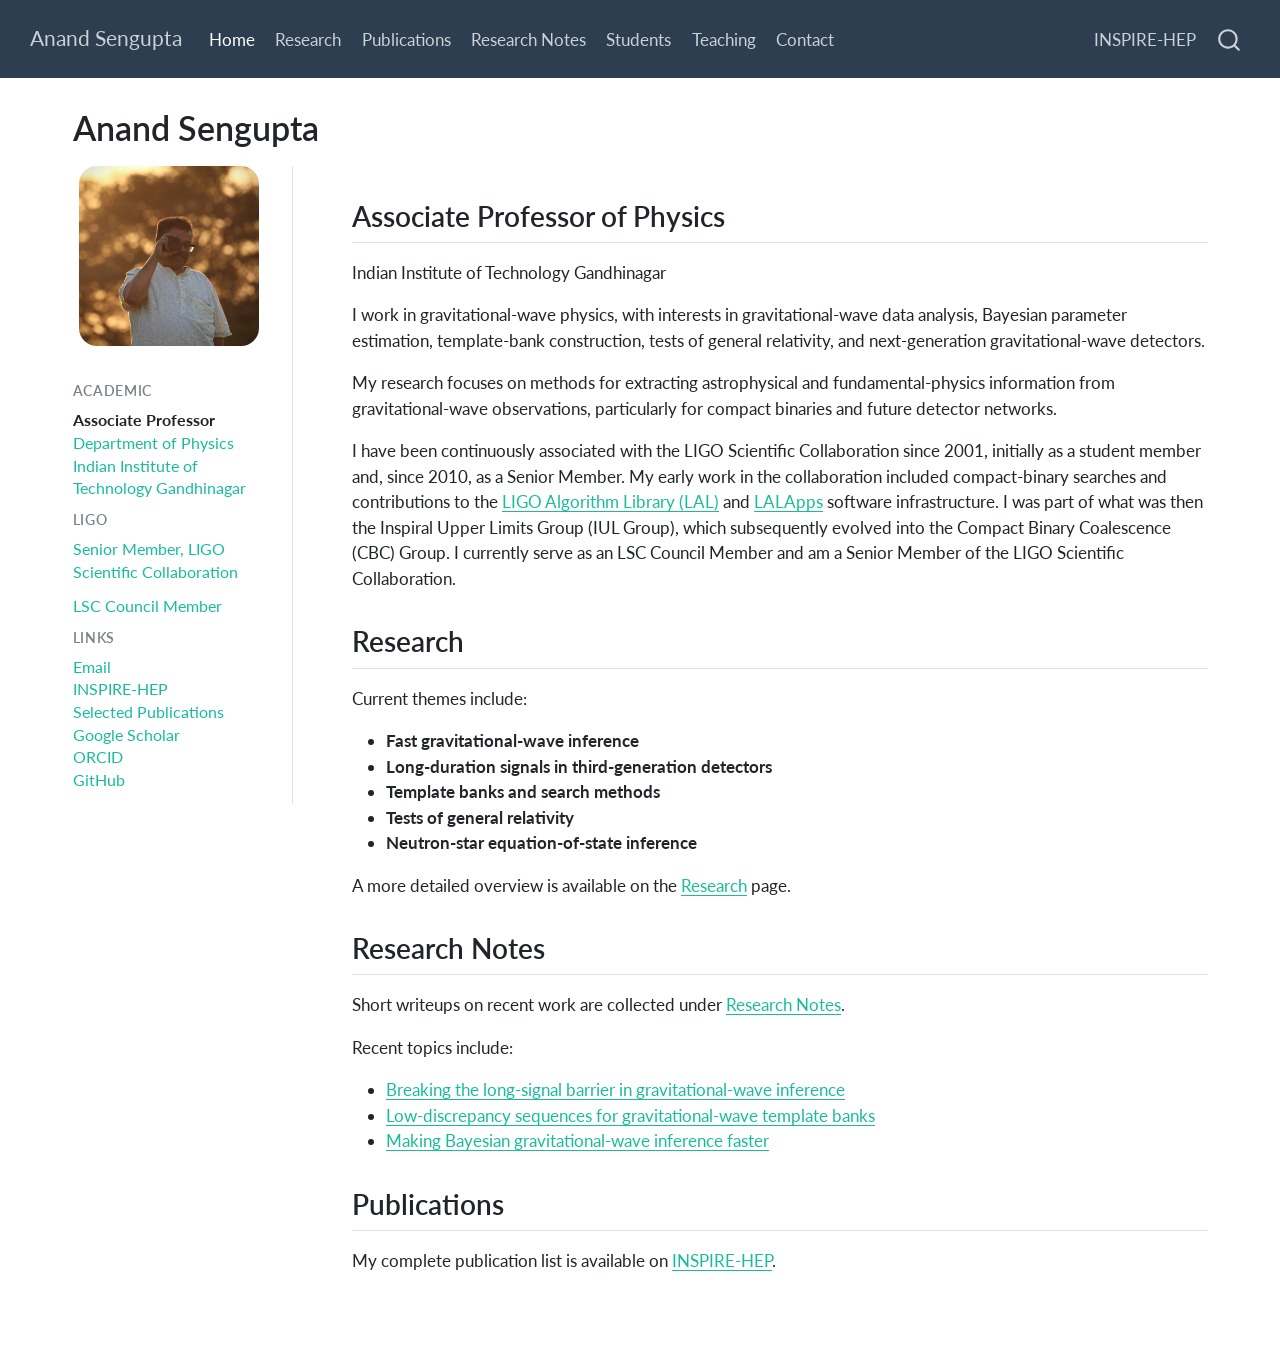
<file: docs/index.html>
<!DOCTYPE html>
<html xmlns="http://www.w3.org/1999/xhtml" lang="en" xml:lang="en"><head>

<meta charset="utf-8">
<meta name="generator" content="quarto-1.10.20">

<meta name="viewport" content="width=device-width, initial-scale=1.0, user-scalable=yes">


<title>Anand Sengupta</title>
<style>
/* Default styles provided by pandoc.
** See https://pandoc.org/MANUAL.html#variables-for-html for config info.
*/
span.smallcaps{font-variant: small-caps;}
div.columns{display: flex; gap: 1.5em;}
div.column{flex: auto;}
@media screen {
div.columns{gap: min(4vw, 1.5em);}
div.column{overflow-x: auto;}
}
div.hanging-indent{margin-left: 1.5em; text-indent: -1.5em;}
ul.task-list{list-style: none;}
ul.task-list li input[type="checkbox"] {
  width: 0.8em;
  margin: 0 0.8em 0.2em -1em; /* quarto-specific, see https://github.com/quarto-dev/quarto-cli/issues/4556 */ 
  vertical-align: middle;
}
</style>


<script src="site_libs/quarto-nav/quarto-nav.js"></script>
<script src="site_libs/quarto-nav/headroom.min.js"></script>
<script src="site_libs/clipboard/clipboard.min.js"></script>
<script src="site_libs/quarto-search/autocomplete.umd.js"></script>
<script src="site_libs/quarto-search/fuse.min.js"></script>
<script src="site_libs/quarto-search/quarto-search.js"></script>
<meta name="quarto:offset" content="./">
<script src="site_libs/quarto-html/quarto.js" type="module"></script>
<script src="site_libs/quarto-html/tabsets/tabsets.js" type="module"></script>
<script src="site_libs/quarto-html/popper.min.js"></script>
<script src="site_libs/quarto-html/tippy.umd.min.js"></script>
<script src="site_libs/quarto-html/anchor.min.js"></script>
<link href="site_libs/quarto-html/tippy.css" rel="stylesheet">
<link href="site_libs/quarto-html/quarto-syntax-highlighting-17888a1159294d3eb470f19f6f52f5a5.css" rel="stylesheet" id="quarto-text-highlighting-styles">
<script src="site_libs/bootstrap/bootstrap.min.js"></script>
<link href="site_libs/bootstrap/bootstrap-icons.css" rel="stylesheet">
<link href="site_libs/bootstrap/bootstrap-d55ebb04db9ef80d103d4b62178c47ee.min.css" rel="stylesheet" append-hash="true" id="quarto-bootstrap" data-mode="light">
<script id="quarto-search-options" type="application/json">{
  "location": "navbar",
  "copy-button": false,
  "collapse-after": 3,
  "panel-placement": "end",
  "type": "overlay",
  "limit": 50,
  "keyboard-shortcut": [
    "f",
    "/",
    "s"
  ],
  "show-item-context": false,
  "language": {
    "search-no-results-text": "No results",
    "search-matching-documents-text": "matching documents",
    "search-copy-link-title": "Copy link to search",
    "search-hide-matches-text": "Hide additional matches",
    "search-more-match-text": "more match in this document",
    "search-more-matches-text": "more matches in this document",
    "search-clear-button-title": "Clear",
    "search-text-placeholder": "",
    "search-detached-cancel-button-title": "Cancel",
    "search-submit-button-title": "Submit",
    "search-label": "Search"
  }
}</script>


<link rel="stylesheet" href="styles.css">
<link rel="canonical" href="https://asengupta.in/">
</head>

<body class="nav-fixed quarto-light">

<div id="quarto-search-results"></div>
  <header id="quarto-header" class="headroom fixed-top">
    <nav class="navbar navbar-expand-lg " data-bs-theme="dark">
      <div class="navbar-container container-fluid">
      <div class="navbar-brand-container mx-auto">
    <a class="navbar-brand" href="./index.html">
    <span class="navbar-title">Anand Sengupta</span>
    </a>
  </div>
            <div id="quarto-search" class="" title="Search"></div>
          <button class="navbar-toggler" type="button" data-bs-toggle="collapse" data-bs-target="#navbarCollapse" aria-controls="navbarCollapse" role="menu" aria-expanded="false" aria-label="Toggle navigation" onclick="if (window.quartoToggleHeadroom) { window.quartoToggleHeadroom(); }">
  <span class="navbar-toggler-icon"></span>
</button>
          <div class="collapse navbar-collapse" id="navbarCollapse">
            <ul class="navbar-nav navbar-nav-scroll me-auto">
  <li class="nav-item">
    <a class="nav-link active" href="./index.html" aria-current="page"> 
<span class="menu-text">Home</span></a>
  </li>  
  <li class="nav-item">
    <a class="nav-link" href="./research.html"> 
<span class="menu-text">Research</span></a>
  </li>  
  <li class="nav-item">
    <a class="nav-link" href="./publications.html"> 
<span class="menu-text">Publications</span></a>
  </li>  
  <li class="nav-item">
    <a class="nav-link" href="./posts/indigo-d/index.html"> 
<span class="menu-text">Research Notes</span></a>
  </li>  
  <li class="nav-item">
    <a class="nav-link" href="./students.html"> 
<span class="menu-text">Students</span></a>
  </li>  
  <li class="nav-item">
    <a class="nav-link" href="./teaching.html"> 
<span class="menu-text">Teaching</span></a>
  </li>  
  <li class="nav-item">
    <a class="nav-link" href="./contact.html"> 
<span class="menu-text">Contact</span></a>
  </li>  
</ul>
            <ul class="navbar-nav navbar-nav-scroll ms-auto">
  <li class="nav-item">
    <a class="nav-link" href="https://inspirehep.net/authors/1040066"> 
<span class="menu-text">INSPIRE-HEP</span></a>
  </li>  
</ul>
          </div> <!-- /navcollapse -->
            <div class="quarto-navbar-tools">
</div>
      </div> <!-- /container-fluid -->
    </nav>
</header>
<!-- content -->
<div id="quarto-content" class="quarto-container page-columns page-rows-contents page-layout-full page-navbar">
<!-- sidebar -->
<!-- margin-sidebar -->
    
<!-- main -->
<main class="content column-page" id="quarto-document-content">

<header id="title-block-header" class="quarto-title-block default">
<div class="quarto-title">
<h1 class="title">Anand Sengupta</h1>
</div>



<div class="quarto-title-meta column-page">

    
  
    
  </div>
  


</header>


<div class="home-layout">
<div class="home-sidebar">
<p><img src="images/profile.jpg" class="profile-photo img-fluid"></p>
<section id="academic" class="level3">
<h3 class="anchored" data-anchor-id="academic">Academic</h3>
<p><strong>Associate Professor</strong><br>
<a href="https://physics.iitgn.ac.in/">Department of Physics</a><br>
<a href="https://iitgn.ac.in/">Indian Institute of Technology Gandhinagar</a></p>
</section>
<section id="ligo" class="level3">
<h3 class="anchored" data-anchor-id="ligo">LIGO</h3>
<p><a href="https://www.ligo.org/">Senior Member, LIGO Scientific Collaboration</a></p>
<p><a href="https://ligo.org/organization/">LSC Council Member</a></p>
</section>
<section id="links" class="level3">
<h3 class="anchored" data-anchor-id="links">Links</h3>
<p><a href="mailto:asengupta@iitgn.ac.in">Email</a><br>
<a href="https://inspirehep.net/authors/1040066">INSPIRE-HEP</a><br>
<a href="publications.html">Selected Publications</a><br>
<a href="https://scholar.google.com/citations?hl=en&amp;user=nqD2hsYAAAAJ&amp;sortby=pubdate">Google Scholar</a><br>
<a href="https://orcid.org/0000-0002-3212-0475">ORCID</a><br>
<a href="https://github.com/asengupta74">GitHub</a></p>
</section>
</div>
<div class="home-main">
<section id="associate-professor-of-physics" class="level2">
<h2 class="anchored" data-anchor-id="associate-professor-of-physics">Associate Professor of Physics</h2>
<p>Indian Institute of Technology Gandhinagar</p>
<p>I work in gravitational-wave physics, with interests in gravitational-wave data analysis, Bayesian parameter estimation, template-bank construction, tests of general relativity, and next-generation gravitational-wave detectors.</p>
<p>My research focuses on methods for extracting astrophysical and fundamental-physics information from gravitational-wave observations, particularly for compact binaries and future detector networks.</p>
<p>I have been continuously associated with the LIGO Scientific Collaboration since 2001, initially as a student member and, since 2010, as a Senior Member. My early work in the collaboration included compact-binary searches and contributions to the <a href="https://git.ligo.org/lscsoft/lalsuite/-/tree/master/lal">LIGO Algorithm Library (LAL)</a> and <a href="https://git.ligo.org/lscsoft/lalsuite/-/tree/master/lalapps">LALApps</a> software infrastructure. I was part of what was then the Inspiral Upper Limits Group (IUL Group), which subsequently evolved into the Compact Binary Coalescence (CBC) Group. I currently serve as an LSC Council Member and am a Senior Member of the LIGO Scientific Collaboration.</p>
</section>
<section id="research" class="level2">
<h2 class="anchored" data-anchor-id="research">Research</h2>
<p>Current themes include:</p>
<ul>
<li><strong>Fast gravitational-wave inference</strong></li>
<li><strong>Long-duration signals in third-generation detectors</strong></li>
<li><strong>Template banks and search methods</strong></li>
<li><strong>Tests of general relativity</strong></li>
<li><strong>Neutron-star equation-of-state inference</strong></li>
</ul>
<p>A more detailed overview is available on the <a href="research.html">Research</a> page.</p>
</section>
<section id="research-notes" class="level2">
<h2 class="anchored" data-anchor-id="research-notes">Research Notes</h2>
<p>Short writeups on recent work are collected under <a href="posts/indigo-d/index.html">Research Notes</a>.</p>
<p>Recent topics include:</p>
<ul>
<li><a href="posts/long-signal-barrier/index.html">Breaking the long-signal barrier in gravitational-wave inference</a></li>
<li><a href="posts/low-discrepancy-template-banks/index.html">Low-discrepancy sequences for gravitational-wave template banks</a></li>
<li><a href="posts/fast-bayesian-inference/index.html">Making Bayesian gravitational-wave inference faster</a></li>
</ul>
</section>
<section id="publications" class="level2">
<h2 class="anchored" data-anchor-id="publications">Publications</h2>
<p>My complete publication list is available on <a href="https://inspirehep.net/authors/1040066">INSPIRE-HEP</a>.</p>
</section>
</div>
</div>



</main> <!-- /main -->
<script id="quarto-html-after-body" type="application/javascript">
  window.document.addEventListener("DOMContentLoaded", function (event) {
    const icon = "";
    const anchorJS = new window.AnchorJS();
    anchorJS.options = {
      placement: 'right',
      icon: icon
    };
    anchorJS.add('.anchored');
    const isCodeAnnotation = (el) => {
      for (const clz of el.classList) {
        if (clz.startsWith('code-annotation-')) {                     
          return true;
        }
      }
      return false;
    }
    const onCopySuccess = function(e) {
      // button target
      const button = e.trigger;
      // don't keep focus
      button.blur();
      // flash "checked"
      button.classList.add('code-copy-button-checked');
      var currentTitle = button.getAttribute("title");
      button.setAttribute("title", "Copied!");
      let tooltip;
      if (window.bootstrap) {
        button.setAttribute("data-bs-toggle", "tooltip");
        button.setAttribute("data-bs-placement", "left");
        button.setAttribute("data-bs-title", "Copied!");
        tooltip = new bootstrap.Tooltip(button, 
          { trigger: "manual", 
            customClass: "code-copy-button-tooltip",
            offset: [0, -8]});
        tooltip.show();    
      }
      setTimeout(function() {
        if (tooltip) {
          tooltip.hide();
          button.removeAttribute("data-bs-title");
          button.removeAttribute("data-bs-toggle");
          button.removeAttribute("data-bs-placement");
        }
        button.setAttribute("title", currentTitle);
        button.classList.remove('code-copy-button-checked');
      }, 1000);
      // clear code selection
      e.clearSelection();
    }
    const getTextToCopy = function(trigger) {
      const outerScaffold = trigger.parentElement.cloneNode(true);
      const codeEl = outerScaffold.querySelector('code');
      for (const childEl of codeEl.children) {
        if (isCodeAnnotation(childEl)) {
          childEl.remove();
        }
      }
      return codeEl.innerText;
    }
    const clipboard = new window.ClipboardJS('.code-copy-button:not([data-in-quarto-modal])', {
      text: getTextToCopy
    });
    clipboard.on('success', onCopySuccess);
    if (window.document.getElementById('quarto-embedded-source-code-modal')) {
      const clipboardModal = new window.ClipboardJS('.code-copy-button[data-in-quarto-modal]', {
        text: getTextToCopy,
        container: window.document.getElementById('quarto-embedded-source-code-modal')
      });
      clipboardModal.on('success', onCopySuccess);
    }
      var localhostRegex = new RegExp(/^(?:http|https):\/\/localhost\:?[0-9]*\//);
      var mailtoRegex = new RegExp(/^mailto:/);
        var filterRegex = new RegExp("https:\/\/asengupta\.in");
      var isInternal = (href) => {
          return filterRegex.test(href) || localhostRegex.test(href) || mailtoRegex.test(href);
      }
      // Inspect non-navigation links and adorn them if external
     var links = window.document.querySelectorAll('a[href]:not(.nav-link):not(.navbar-brand):not(.toc-action):not(.sidebar-link):not(.sidebar-item-toggle):not(.pagination-link):not(.no-external):not([aria-hidden]):not(.dropdown-item):not(.quarto-navigation-tool):not(.about-link)');
      for (var i=0; i<links.length; i++) {
        const link = links[i];
        if (!isInternal(link.href)) {
          // undo the damage that might have been done by quarto-nav.js in the case of
          // links that we want to consider external
          if (link.dataset.originalHref !== undefined) {
            link.href = link.dataset.originalHref;
          }
        }
      }
    function tippyHover(el, contentFn, onTriggerFn, onUntriggerFn) {
      const config = {
        allowHTML: true,
        maxWidth: 500,
        delay: 100,
        arrow: false,
        appendTo: function(el) {
            return el.parentElement;
        },
        interactive: true,
        interactiveBorder: 10,
        theme: 'quarto',
        placement: 'bottom-start',
      };
      if (contentFn) {
        config.content = contentFn;
      }
      if (onTriggerFn) {
        config.onTrigger = onTriggerFn;
      }
      if (onUntriggerFn) {
        config.onUntrigger = onUntriggerFn;
      }
      window.tippy(el, config); 
    }
    const noterefs = window.document.querySelectorAll('a[role="doc-noteref"]');
    for (var i=0; i<noterefs.length; i++) {
      const ref = noterefs[i];
      tippyHover(ref, function() {
        // use id or data attribute instead here
        let href = ref.getAttribute('data-footnote-href') || ref.getAttribute('href');
        try { href = new URL(href).hash; } catch {}
        const id = href.replace(/^#\/?/, "");
        const note = window.document.getElementById(id);
        if (note) {
          return note.innerHTML;
        } else {
          return "";
        }
      });
    }
    const xrefs = window.document.querySelectorAll('a.quarto-xref');
    const processXRef = (id, note) => {
      // Strip column container classes
      const stripColumnClz = (el) => {
        el.classList.remove("page-full", "page-columns");
        if (el.children) {
          for (const child of el.children) {
            stripColumnClz(child);
          }
        }
      }
      stripColumnClz(note)
      if (id === null || id.startsWith('sec-')) {
        // Special case sections, only their first couple elements
        const container = document.createElement("div");
        if (note.children && note.children.length > 2) {
          container.appendChild(note.children[0].cloneNode(true));
          for (let i = 1; i < note.children.length; i++) {
            const child = note.children[i];
            if (child.tagName === "P" && child.innerText === "") {
              continue;
            } else {
              container.appendChild(child.cloneNode(true));
              break;
            }
          }
          if (window.Quarto?.typesetMath) {
            window.Quarto.typesetMath(container);
          }
          return container.innerHTML
        } else {
          if (window.Quarto?.typesetMath) {
            window.Quarto.typesetMath(note);
          }
          return note.innerHTML;
        }
      } else {
        // Remove any anchor links if they are present
        const anchorLink = note.querySelector('a.anchorjs-link');
        if (anchorLink) {
          anchorLink.remove();
        }
        if (window.Quarto?.typesetMath) {
          window.Quarto.typesetMath(note);
        }
        if (note.classList.contains("callout")) {
          return note.outerHTML;
        } else {
          return note.innerHTML;
        }
      }
    }
    for (var i=0; i<xrefs.length; i++) {
      const xref = xrefs[i];
      tippyHover(xref, undefined, function(instance) {
        instance.disable();
        let url = xref.getAttribute('href');
        let hash = undefined; 
        if (url.startsWith('#')) {
          hash = url;
        } else {
          try { hash = new URL(url).hash; } catch {}
        }
        if (hash) {
          const id = hash.replace(/^#\/?/, "");
          const note = window.document.getElementById(id);
          if (note !== null) {
            try {
              const html = processXRef(id, note.cloneNode(true));
              instance.setContent(html);
            } finally {
              instance.enable();
              instance.show();
            }
          } else {
            // See if we can fetch this
            fetch(url.split('#')[0])
            .then(res => res.text())
            .then(html => {
              const parser = new DOMParser();
              const htmlDoc = parser.parseFromString(html, "text/html");
              const note = htmlDoc.getElementById(id);
              if (note !== null) {
                const html = processXRef(id, note);
                instance.setContent(html);
              } 
            }).finally(() => {
              instance.enable();
              instance.show();
            });
          }
        } else {
          // See if we can fetch a full url (with no hash to target)
          // This is a special case and we should probably do some content thinning / targeting
          fetch(url)
          .then(res => res.text())
          .then(html => {
            const parser = new DOMParser();
            const htmlDoc = parser.parseFromString(html, "text/html");
            const note = htmlDoc.querySelector('main.content');
            if (note !== null) {
              // This should only happen for chapter cross references
              // (since there is no id in the URL)
              // remove the first header
              if (note.children.length > 0 && note.children[0].tagName === "HEADER") {
                note.children[0].remove();
              }
              const html = processXRef(null, note);
              instance.setContent(html);
            } 
          }).finally(() => {
            instance.enable();
            instance.show();
          });
        }
      }, function(instance) {
      });
    }
        let selectedAnnoteEl;
        const selectorForAnnotation = ( cell, annotation) => {
          let cellAttr = 'data-code-cell="' + cell + '"';
          let lineAttr = 'data-code-annotation="' +  annotation + '"';
          const selector = 'span[' + cellAttr + '][' + lineAttr + ']';
          return selector;
        }
        const selectCodeLines = (annoteEl) => {
          const doc = window.document;
          const targetCell = annoteEl.getAttribute("data-target-cell");
          const targetAnnotation = annoteEl.getAttribute("data-target-annotation");
          const annoteSpan = window.document.querySelector(selectorForAnnotation(targetCell, targetAnnotation));
          const lines = annoteSpan.getAttribute("data-code-lines").split(",");
          const lineIds = lines.map((line) => {
            return targetCell + "-" + line;
          })
          let top = null;
          let height = null;
          let parent = null;
          if (lineIds.length > 0) {
              //compute the position of the single el (top and bottom and make a div)
              const el = window.document.getElementById(lineIds[0]);
              top = el.offsetTop;
              height = el.offsetHeight;
              parent = el.parentElement.parentElement;
            if (lineIds.length > 1) {
              const lastEl = window.document.getElementById(lineIds[lineIds.length - 1]);
              const bottom = lastEl.offsetTop + lastEl.offsetHeight;
              height = bottom - top;
            }
            if (top !== null && height !== null && parent !== null) {
              // cook up a div (if necessary) and position it 
              let div = window.document.getElementById("code-annotation-line-highlight");
              if (div === null) {
                div = window.document.createElement("div");
                div.setAttribute("id", "code-annotation-line-highlight");
                div.style.position = 'absolute';
                parent.appendChild(div);
              }
              div.style.top = top - 2 + "px";
              div.style.height = height + 4 + "px";
              div.style.left = 0;
              let gutterDiv = window.document.getElementById("code-annotation-line-highlight-gutter");
              if (gutterDiv === null) {
                gutterDiv = window.document.createElement("div");
                gutterDiv.setAttribute("id", "code-annotation-line-highlight-gutter");
                gutterDiv.style.position = 'absolute';
                const codeCell = window.document.getElementById(targetCell);
                const gutter = codeCell.querySelector('.code-annotation-gutter');
                gutter.appendChild(gutterDiv);
              }
              gutterDiv.style.top = top - 2 + "px";
              gutterDiv.style.height = height + 4 + "px";
            }
            selectedAnnoteEl = annoteEl;
          }
        };
        const unselectCodeLines = () => {
          const elementsIds = ["code-annotation-line-highlight", "code-annotation-line-highlight-gutter"];
          elementsIds.forEach((elId) => {
            const div = window.document.getElementById(elId);
            if (div) {
              div.remove();
            }
          });
          selectedAnnoteEl = undefined;
        };
          // Handle positioning of the toggle
      window.addEventListener(
        "resize",
        throttle(() => {
          elRect = undefined;
          if (selectedAnnoteEl) {
            selectCodeLines(selectedAnnoteEl);
          }
        }, 10)
      );
      function throttle(fn, ms) {
      let throttle = false;
      let timer;
        return (...args) => {
          if(!throttle) { // first call gets through
              fn.apply(this, args);
              throttle = true;
          } else { // all the others get throttled
              if(timer) clearTimeout(timer); // cancel #2
              timer = setTimeout(() => {
                fn.apply(this, args);
                timer = throttle = false;
              }, ms);
          }
        };
      }
        // Attach click handler to the DT
        const annoteDls = window.document.querySelectorAll('dt[data-target-cell]');
        for (const annoteDlNode of annoteDls) {
          annoteDlNode.addEventListener('click', (event) => {
            const clickedEl = event.target;
            if (clickedEl !== selectedAnnoteEl) {
              unselectCodeLines();
              const activeEl = window.document.querySelector('dt[data-target-cell].code-annotation-active');
              if (activeEl) {
                activeEl.classList.remove('code-annotation-active');
              }
              selectCodeLines(clickedEl);
              clickedEl.classList.add('code-annotation-active');
            } else {
              // Unselect the line
              unselectCodeLines();
              clickedEl.classList.remove('code-annotation-active');
            }
          });
        }
    const findCites = (el) => {
      const parentEl = el.parentElement;
      if (parentEl) {
        const cites = parentEl.dataset.cites;
        if (cites) {
          return {
            el,
            cites: cites.split(' ')
          };
        } else {
          return findCites(el.parentElement)
        }
      } else {
        return undefined;
      }
    };
    var bibliorefs = window.document.querySelectorAll('a[role="doc-biblioref"]');
    for (var i=0; i<bibliorefs.length; i++) {
      const ref = bibliorefs[i];
      const citeInfo = findCites(ref);
      if (citeInfo) {
        tippyHover(citeInfo.el, function() {
          var popup = window.document.createElement('div');
          citeInfo.cites.forEach(function(cite) {
            var citeDiv = window.document.createElement('div');
            citeDiv.classList.add('hanging-indent');
            citeDiv.classList.add('csl-entry');
            var biblioDiv = window.document.getElementById('ref-' + cite);
            if (biblioDiv) {
              citeDiv.innerHTML = biblioDiv.innerHTML;
            }
            popup.appendChild(citeDiv);
          });
          return popup.innerHTML;
        });
      }
    }
  });
  </script>
</div> <!-- /content -->




</body></html>
</file>
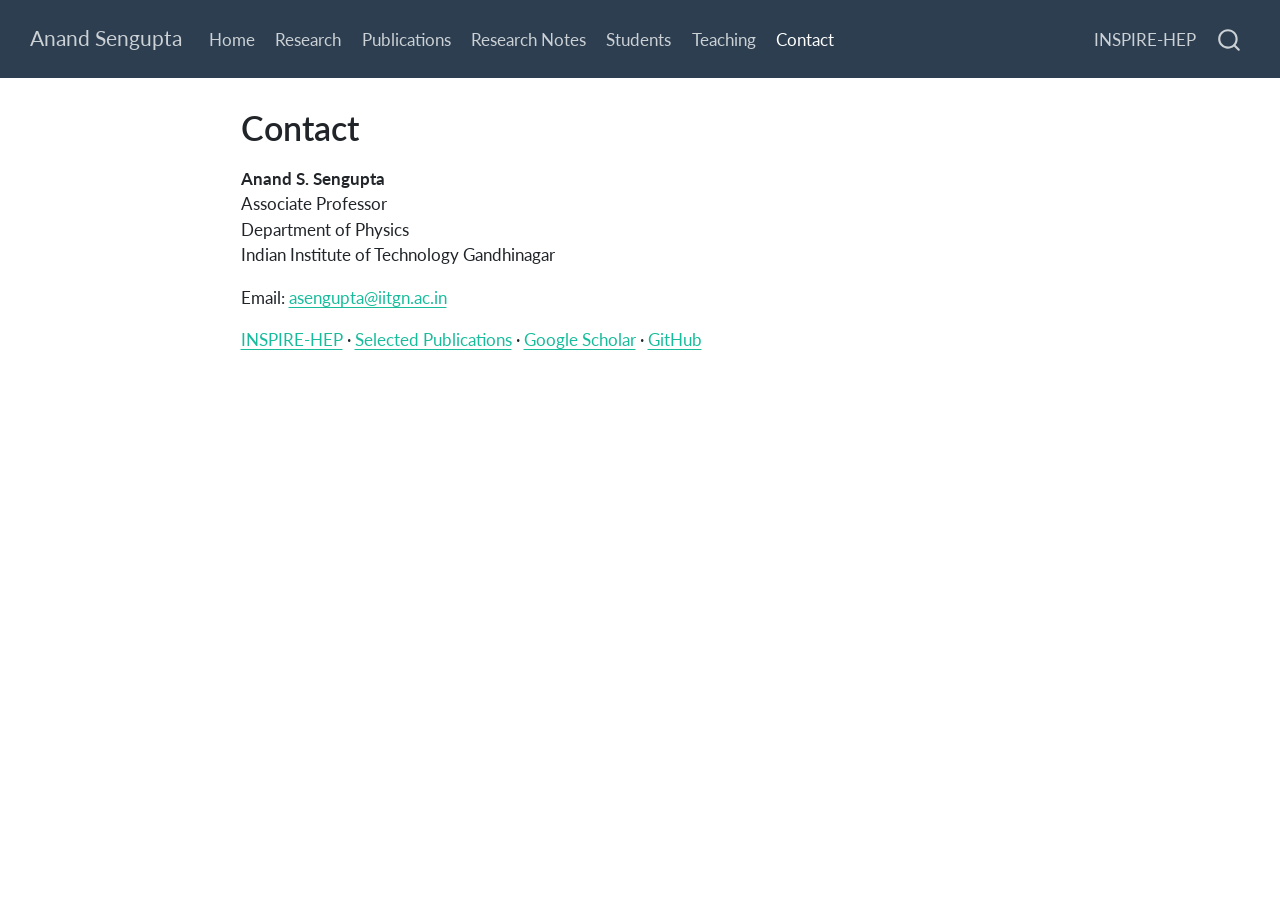
<file: docs/contact.html>
<!DOCTYPE html>
<html xmlns="http://www.w3.org/1999/xhtml" lang="en" xml:lang="en"><head>

<meta charset="utf-8">
<meta name="generator" content="quarto-1.10.20">

<meta name="viewport" content="width=device-width, initial-scale=1.0, user-scalable=yes">


<title>Contact – Anand Sengupta</title>
<style>
/* Default styles provided by pandoc.
** See https://pandoc.org/MANUAL.html#variables-for-html for config info.
*/
span.smallcaps{font-variant: small-caps;}
div.columns{display: flex; gap: 1.5em;}
div.column{flex: auto;}
@media screen {
div.columns{gap: min(4vw, 1.5em);}
div.column{overflow-x: auto;}
}
div.hanging-indent{margin-left: 1.5em; text-indent: -1.5em;}
ul.task-list{list-style: none;}
ul.task-list li input[type="checkbox"] {
  width: 0.8em;
  margin: 0 0.8em 0.2em -1em; /* quarto-specific, see https://github.com/quarto-dev/quarto-cli/issues/4556 */ 
  vertical-align: middle;
}
</style>


<script src="site_libs/quarto-nav/quarto-nav.js"></script>
<script src="site_libs/quarto-nav/headroom.min.js"></script>
<script src="site_libs/clipboard/clipboard.min.js"></script>
<script src="site_libs/quarto-search/autocomplete.umd.js"></script>
<script src="site_libs/quarto-search/fuse.min.js"></script>
<script src="site_libs/quarto-search/quarto-search.js"></script>
<meta name="quarto:offset" content="./">
<script src="site_libs/quarto-html/quarto.js" type="module"></script>
<script src="site_libs/quarto-html/tabsets/tabsets.js" type="module"></script>
<script src="site_libs/quarto-html/popper.min.js"></script>
<script src="site_libs/quarto-html/tippy.umd.min.js"></script>
<script src="site_libs/quarto-html/anchor.min.js"></script>
<link href="site_libs/quarto-html/tippy.css" rel="stylesheet">
<link href="site_libs/quarto-html/quarto-syntax-highlighting-17888a1159294d3eb470f19f6f52f5a5.css" rel="stylesheet" id="quarto-text-highlighting-styles">
<script src="site_libs/bootstrap/bootstrap.min.js"></script>
<link href="site_libs/bootstrap/bootstrap-icons.css" rel="stylesheet">
<link href="site_libs/bootstrap/bootstrap-d55ebb04db9ef80d103d4b62178c47ee.min.css" rel="stylesheet" append-hash="true" id="quarto-bootstrap" data-mode="light">
<script id="quarto-search-options" type="application/json">{
  "location": "navbar",
  "copy-button": false,
  "collapse-after": 3,
  "panel-placement": "end",
  "type": "overlay",
  "limit": 50,
  "keyboard-shortcut": [
    "f",
    "/",
    "s"
  ],
  "show-item-context": false,
  "language": {
    "search-no-results-text": "No results",
    "search-matching-documents-text": "matching documents",
    "search-copy-link-title": "Copy link to search",
    "search-hide-matches-text": "Hide additional matches",
    "search-more-match-text": "more match in this document",
    "search-more-matches-text": "more matches in this document",
    "search-clear-button-title": "Clear",
    "search-text-placeholder": "",
    "search-detached-cancel-button-title": "Cancel",
    "search-submit-button-title": "Submit",
    "search-label": "Search"
  }
}</script>


<link rel="stylesheet" href="styles.css">
<link rel="canonical" href="https://asengupta.in/contact.html">
</head>

<body class="nav-fixed fullcontent quarto-light">

<div id="quarto-search-results"></div>
  <header id="quarto-header" class="headroom fixed-top">
    <nav class="navbar navbar-expand-lg " data-bs-theme="dark">
      <div class="navbar-container container-fluid">
      <div class="navbar-brand-container mx-auto">
    <a class="navbar-brand" href="./index.html">
    <span class="navbar-title">Anand Sengupta</span>
    </a>
  </div>
            <div id="quarto-search" class="" title="Search"></div>
          <button class="navbar-toggler" type="button" data-bs-toggle="collapse" data-bs-target="#navbarCollapse" aria-controls="navbarCollapse" role="menu" aria-expanded="false" aria-label="Toggle navigation" onclick="if (window.quartoToggleHeadroom) { window.quartoToggleHeadroom(); }">
  <span class="navbar-toggler-icon"></span>
</button>
          <div class="collapse navbar-collapse" id="navbarCollapse">
            <ul class="navbar-nav navbar-nav-scroll me-auto">
  <li class="nav-item">
    <a class="nav-link" href="./index.html"> 
<span class="menu-text">Home</span></a>
  </li>  
  <li class="nav-item">
    <a class="nav-link" href="./research.html"> 
<span class="menu-text">Research</span></a>
  </li>  
  <li class="nav-item">
    <a class="nav-link" href="./publications.html"> 
<span class="menu-text">Publications</span></a>
  </li>  
  <li class="nav-item">
    <a class="nav-link" href="./posts/indigo-d/index.html"> 
<span class="menu-text">Research Notes</span></a>
  </li>  
  <li class="nav-item">
    <a class="nav-link" href="./students.html"> 
<span class="menu-text">Students</span></a>
  </li>  
  <li class="nav-item">
    <a class="nav-link" href="./teaching.html"> 
<span class="menu-text">Teaching</span></a>
  </li>  
  <li class="nav-item">
    <a class="nav-link active" href="./contact.html" aria-current="page"> 
<span class="menu-text">Contact</span></a>
  </li>  
</ul>
            <ul class="navbar-nav navbar-nav-scroll ms-auto">
  <li class="nav-item">
    <a class="nav-link" href="https://inspirehep.net/authors/1040066"> 
<span class="menu-text">INSPIRE-HEP</span></a>
  </li>  
</ul>
          </div> <!-- /navcollapse -->
            <div class="quarto-navbar-tools">
</div>
      </div> <!-- /container-fluid -->
    </nav>
</header>
<!-- content -->
<div id="quarto-content" class="quarto-container page-columns page-rows-contents page-layout-article page-navbar">
<!-- sidebar -->
<!-- margin-sidebar -->
    
<!-- main -->
<main class="content" id="quarto-document-content">

<header id="title-block-header" class="quarto-title-block default">
<div class="quarto-title">
<h1 class="title">Contact</h1>
</div>



<div class="quarto-title-meta">

    
  
    
  </div>
  


</header>


<p><strong>Anand S. Sengupta</strong><br>
Associate Professor<br>
Department of Physics<br>
Indian Institute of Technology Gandhinagar</p>
<p>Email: <a href="mailto:asengupta@iitgn.ac.in">asengupta@iitgn.ac.in</a></p>
<p><a href="https://inspirehep.net/authors/1040066">INSPIRE-HEP</a> · <a href="publications.html">Selected Publications</a> · <a href="https://scholar.google.com/citations?hl=en&amp;user=nqD2hsYAAAAJ&amp;view_op=list_works&amp;authuser=1&amp;sortby=pubdate">Google Scholar</a> · <a href="https://github.com/asengupta74">GitHub</a></p>



</main> <!-- /main -->
<script id="quarto-html-after-body" type="application/javascript">
  window.document.addEventListener("DOMContentLoaded", function (event) {
    const icon = "";
    const anchorJS = new window.AnchorJS();
    anchorJS.options = {
      placement: 'right',
      icon: icon
    };
    anchorJS.add('.anchored');
    const isCodeAnnotation = (el) => {
      for (const clz of el.classList) {
        if (clz.startsWith('code-annotation-')) {                     
          return true;
        }
      }
      return false;
    }
    const onCopySuccess = function(e) {
      // button target
      const button = e.trigger;
      // don't keep focus
      button.blur();
      // flash "checked"
      button.classList.add('code-copy-button-checked');
      var currentTitle = button.getAttribute("title");
      button.setAttribute("title", "Copied!");
      let tooltip;
      if (window.bootstrap) {
        button.setAttribute("data-bs-toggle", "tooltip");
        button.setAttribute("data-bs-placement", "left");
        button.setAttribute("data-bs-title", "Copied!");
        tooltip = new bootstrap.Tooltip(button, 
          { trigger: "manual", 
            customClass: "code-copy-button-tooltip",
            offset: [0, -8]});
        tooltip.show();    
      }
      setTimeout(function() {
        if (tooltip) {
          tooltip.hide();
          button.removeAttribute("data-bs-title");
          button.removeAttribute("data-bs-toggle");
          button.removeAttribute("data-bs-placement");
        }
        button.setAttribute("title", currentTitle);
        button.classList.remove('code-copy-button-checked');
      }, 1000);
      // clear code selection
      e.clearSelection();
    }
    const getTextToCopy = function(trigger) {
      const outerScaffold = trigger.parentElement.cloneNode(true);
      const codeEl = outerScaffold.querySelector('code');
      for (const childEl of codeEl.children) {
        if (isCodeAnnotation(childEl)) {
          childEl.remove();
        }
      }
      return codeEl.innerText;
    }
    const clipboard = new window.ClipboardJS('.code-copy-button:not([data-in-quarto-modal])', {
      text: getTextToCopy
    });
    clipboard.on('success', onCopySuccess);
    if (window.document.getElementById('quarto-embedded-source-code-modal')) {
      const clipboardModal = new window.ClipboardJS('.code-copy-button[data-in-quarto-modal]', {
        text: getTextToCopy,
        container: window.document.getElementById('quarto-embedded-source-code-modal')
      });
      clipboardModal.on('success', onCopySuccess);
    }
      var localhostRegex = new RegExp(/^(?:http|https):\/\/localhost\:?[0-9]*\//);
      var mailtoRegex = new RegExp(/^mailto:/);
        var filterRegex = new RegExp("https:\/\/asengupta\.in");
      var isInternal = (href) => {
          return filterRegex.test(href) || localhostRegex.test(href) || mailtoRegex.test(href);
      }
      // Inspect non-navigation links and adorn them if external
     var links = window.document.querySelectorAll('a[href]:not(.nav-link):not(.navbar-brand):not(.toc-action):not(.sidebar-link):not(.sidebar-item-toggle):not(.pagination-link):not(.no-external):not([aria-hidden]):not(.dropdown-item):not(.quarto-navigation-tool):not(.about-link)');
      for (var i=0; i<links.length; i++) {
        const link = links[i];
        if (!isInternal(link.href)) {
          // undo the damage that might have been done by quarto-nav.js in the case of
          // links that we want to consider external
          if (link.dataset.originalHref !== undefined) {
            link.href = link.dataset.originalHref;
          }
        }
      }
    function tippyHover(el, contentFn, onTriggerFn, onUntriggerFn) {
      const config = {
        allowHTML: true,
        maxWidth: 500,
        delay: 100,
        arrow: false,
        appendTo: function(el) {
            return el.parentElement;
        },
        interactive: true,
        interactiveBorder: 10,
        theme: 'quarto',
        placement: 'bottom-start',
      };
      if (contentFn) {
        config.content = contentFn;
      }
      if (onTriggerFn) {
        config.onTrigger = onTriggerFn;
      }
      if (onUntriggerFn) {
        config.onUntrigger = onUntriggerFn;
      }
      window.tippy(el, config); 
    }
    const noterefs = window.document.querySelectorAll('a[role="doc-noteref"]');
    for (var i=0; i<noterefs.length; i++) {
      const ref = noterefs[i];
      tippyHover(ref, function() {
        // use id or data attribute instead here
        let href = ref.getAttribute('data-footnote-href') || ref.getAttribute('href');
        try { href = new URL(href).hash; } catch {}
        const id = href.replace(/^#\/?/, "");
        const note = window.document.getElementById(id);
        if (note) {
          return note.innerHTML;
        } else {
          return "";
        }
      });
    }
    const xrefs = window.document.querySelectorAll('a.quarto-xref');
    const processXRef = (id, note) => {
      // Strip column container classes
      const stripColumnClz = (el) => {
        el.classList.remove("page-full", "page-columns");
        if (el.children) {
          for (const child of el.children) {
            stripColumnClz(child);
          }
        }
      }
      stripColumnClz(note)
      if (id === null || id.startsWith('sec-')) {
        // Special case sections, only their first couple elements
        const container = document.createElement("div");
        if (note.children && note.children.length > 2) {
          container.appendChild(note.children[0].cloneNode(true));
          for (let i = 1; i < note.children.length; i++) {
            const child = note.children[i];
            if (child.tagName === "P" && child.innerText === "") {
              continue;
            } else {
              container.appendChild(child.cloneNode(true));
              break;
            }
          }
          if (window.Quarto?.typesetMath) {
            window.Quarto.typesetMath(container);
          }
          return container.innerHTML
        } else {
          if (window.Quarto?.typesetMath) {
            window.Quarto.typesetMath(note);
          }
          return note.innerHTML;
        }
      } else {
        // Remove any anchor links if they are present
        const anchorLink = note.querySelector('a.anchorjs-link');
        if (anchorLink) {
          anchorLink.remove();
        }
        if (window.Quarto?.typesetMath) {
          window.Quarto.typesetMath(note);
        }
        if (note.classList.contains("callout")) {
          return note.outerHTML;
        } else {
          return note.innerHTML;
        }
      }
    }
    for (var i=0; i<xrefs.length; i++) {
      const xref = xrefs[i];
      tippyHover(xref, undefined, function(instance) {
        instance.disable();
        let url = xref.getAttribute('href');
        let hash = undefined; 
        if (url.startsWith('#')) {
          hash = url;
        } else {
          try { hash = new URL(url).hash; } catch {}
        }
        if (hash) {
          const id = hash.replace(/^#\/?/, "");
          const note = window.document.getElementById(id);
          if (note !== null) {
            try {
              const html = processXRef(id, note.cloneNode(true));
              instance.setContent(html);
            } finally {
              instance.enable();
              instance.show();
            }
          } else {
            // See if we can fetch this
            fetch(url.split('#')[0])
            .then(res => res.text())
            .then(html => {
              const parser = new DOMParser();
              const htmlDoc = parser.parseFromString(html, "text/html");
              const note = htmlDoc.getElementById(id);
              if (note !== null) {
                const html = processXRef(id, note);
                instance.setContent(html);
              } 
            }).finally(() => {
              instance.enable();
              instance.show();
            });
          }
        } else {
          // See if we can fetch a full url (with no hash to target)
          // This is a special case and we should probably do some content thinning / targeting
          fetch(url)
          .then(res => res.text())
          .then(html => {
            const parser = new DOMParser();
            const htmlDoc = parser.parseFromString(html, "text/html");
            const note = htmlDoc.querySelector('main.content');
            if (note !== null) {
              // This should only happen for chapter cross references
              // (since there is no id in the URL)
              // remove the first header
              if (note.children.length > 0 && note.children[0].tagName === "HEADER") {
                note.children[0].remove();
              }
              const html = processXRef(null, note);
              instance.setContent(html);
            } 
          }).finally(() => {
            instance.enable();
            instance.show();
          });
        }
      }, function(instance) {
      });
    }
        let selectedAnnoteEl;
        const selectorForAnnotation = ( cell, annotation) => {
          let cellAttr = 'data-code-cell="' + cell + '"';
          let lineAttr = 'data-code-annotation="' +  annotation + '"';
          const selector = 'span[' + cellAttr + '][' + lineAttr + ']';
          return selector;
        }
        const selectCodeLines = (annoteEl) => {
          const doc = window.document;
          const targetCell = annoteEl.getAttribute("data-target-cell");
          const targetAnnotation = annoteEl.getAttribute("data-target-annotation");
          const annoteSpan = window.document.querySelector(selectorForAnnotation(targetCell, targetAnnotation));
          const lines = annoteSpan.getAttribute("data-code-lines").split(",");
          const lineIds = lines.map((line) => {
            return targetCell + "-" + line;
          })
          let top = null;
          let height = null;
          let parent = null;
          if (lineIds.length > 0) {
              //compute the position of the single el (top and bottom and make a div)
              const el = window.document.getElementById(lineIds[0]);
              top = el.offsetTop;
              height = el.offsetHeight;
              parent = el.parentElement.parentElement;
            if (lineIds.length > 1) {
              const lastEl = window.document.getElementById(lineIds[lineIds.length - 1]);
              const bottom = lastEl.offsetTop + lastEl.offsetHeight;
              height = bottom - top;
            }
            if (top !== null && height !== null && parent !== null) {
              // cook up a div (if necessary) and position it 
              let div = window.document.getElementById("code-annotation-line-highlight");
              if (div === null) {
                div = window.document.createElement("div");
                div.setAttribute("id", "code-annotation-line-highlight");
                div.style.position = 'absolute';
                parent.appendChild(div);
              }
              div.style.top = top - 2 + "px";
              div.style.height = height + 4 + "px";
              div.style.left = 0;
              let gutterDiv = window.document.getElementById("code-annotation-line-highlight-gutter");
              if (gutterDiv === null) {
                gutterDiv = window.document.createElement("div");
                gutterDiv.setAttribute("id", "code-annotation-line-highlight-gutter");
                gutterDiv.style.position = 'absolute';
                const codeCell = window.document.getElementById(targetCell);
                const gutter = codeCell.querySelector('.code-annotation-gutter');
                gutter.appendChild(gutterDiv);
              }
              gutterDiv.style.top = top - 2 + "px";
              gutterDiv.style.height = height + 4 + "px";
            }
            selectedAnnoteEl = annoteEl;
          }
        };
        const unselectCodeLines = () => {
          const elementsIds = ["code-annotation-line-highlight", "code-annotation-line-highlight-gutter"];
          elementsIds.forEach((elId) => {
            const div = window.document.getElementById(elId);
            if (div) {
              div.remove();
            }
          });
          selectedAnnoteEl = undefined;
        };
          // Handle positioning of the toggle
      window.addEventListener(
        "resize",
        throttle(() => {
          elRect = undefined;
          if (selectedAnnoteEl) {
            selectCodeLines(selectedAnnoteEl);
          }
        }, 10)
      );
      function throttle(fn, ms) {
      let throttle = false;
      let timer;
        return (...args) => {
          if(!throttle) { // first call gets through
              fn.apply(this, args);
              throttle = true;
          } else { // all the others get throttled
              if(timer) clearTimeout(timer); // cancel #2
              timer = setTimeout(() => {
                fn.apply(this, args);
                timer = throttle = false;
              }, ms);
          }
        };
      }
        // Attach click handler to the DT
        const annoteDls = window.document.querySelectorAll('dt[data-target-cell]');
        for (const annoteDlNode of annoteDls) {
          annoteDlNode.addEventListener('click', (event) => {
            const clickedEl = event.target;
            if (clickedEl !== selectedAnnoteEl) {
              unselectCodeLines();
              const activeEl = window.document.querySelector('dt[data-target-cell].code-annotation-active');
              if (activeEl) {
                activeEl.classList.remove('code-annotation-active');
              }
              selectCodeLines(clickedEl);
              clickedEl.classList.add('code-annotation-active');
            } else {
              // Unselect the line
              unselectCodeLines();
              clickedEl.classList.remove('code-annotation-active');
            }
          });
        }
    const findCites = (el) => {
      const parentEl = el.parentElement;
      if (parentEl) {
        const cites = parentEl.dataset.cites;
        if (cites) {
          return {
            el,
            cites: cites.split(' ')
          };
        } else {
          return findCites(el.parentElement)
        }
      } else {
        return undefined;
      }
    };
    var bibliorefs = window.document.querySelectorAll('a[role="doc-biblioref"]');
    for (var i=0; i<bibliorefs.length; i++) {
      const ref = bibliorefs[i];
      const citeInfo = findCites(ref);
      if (citeInfo) {
        tippyHover(citeInfo.el, function() {
          var popup = window.document.createElement('div');
          citeInfo.cites.forEach(function(cite) {
            var citeDiv = window.document.createElement('div');
            citeDiv.classList.add('hanging-indent');
            citeDiv.classList.add('csl-entry');
            var biblioDiv = window.document.getElementById('ref-' + cite);
            if (biblioDiv) {
              citeDiv.innerHTML = biblioDiv.innerHTML;
            }
            popup.appendChild(citeDiv);
          });
          return popup.innerHTML;
        });
      }
    }
  });
  </script>
</div> <!-- /content -->




</body></html>
</file>
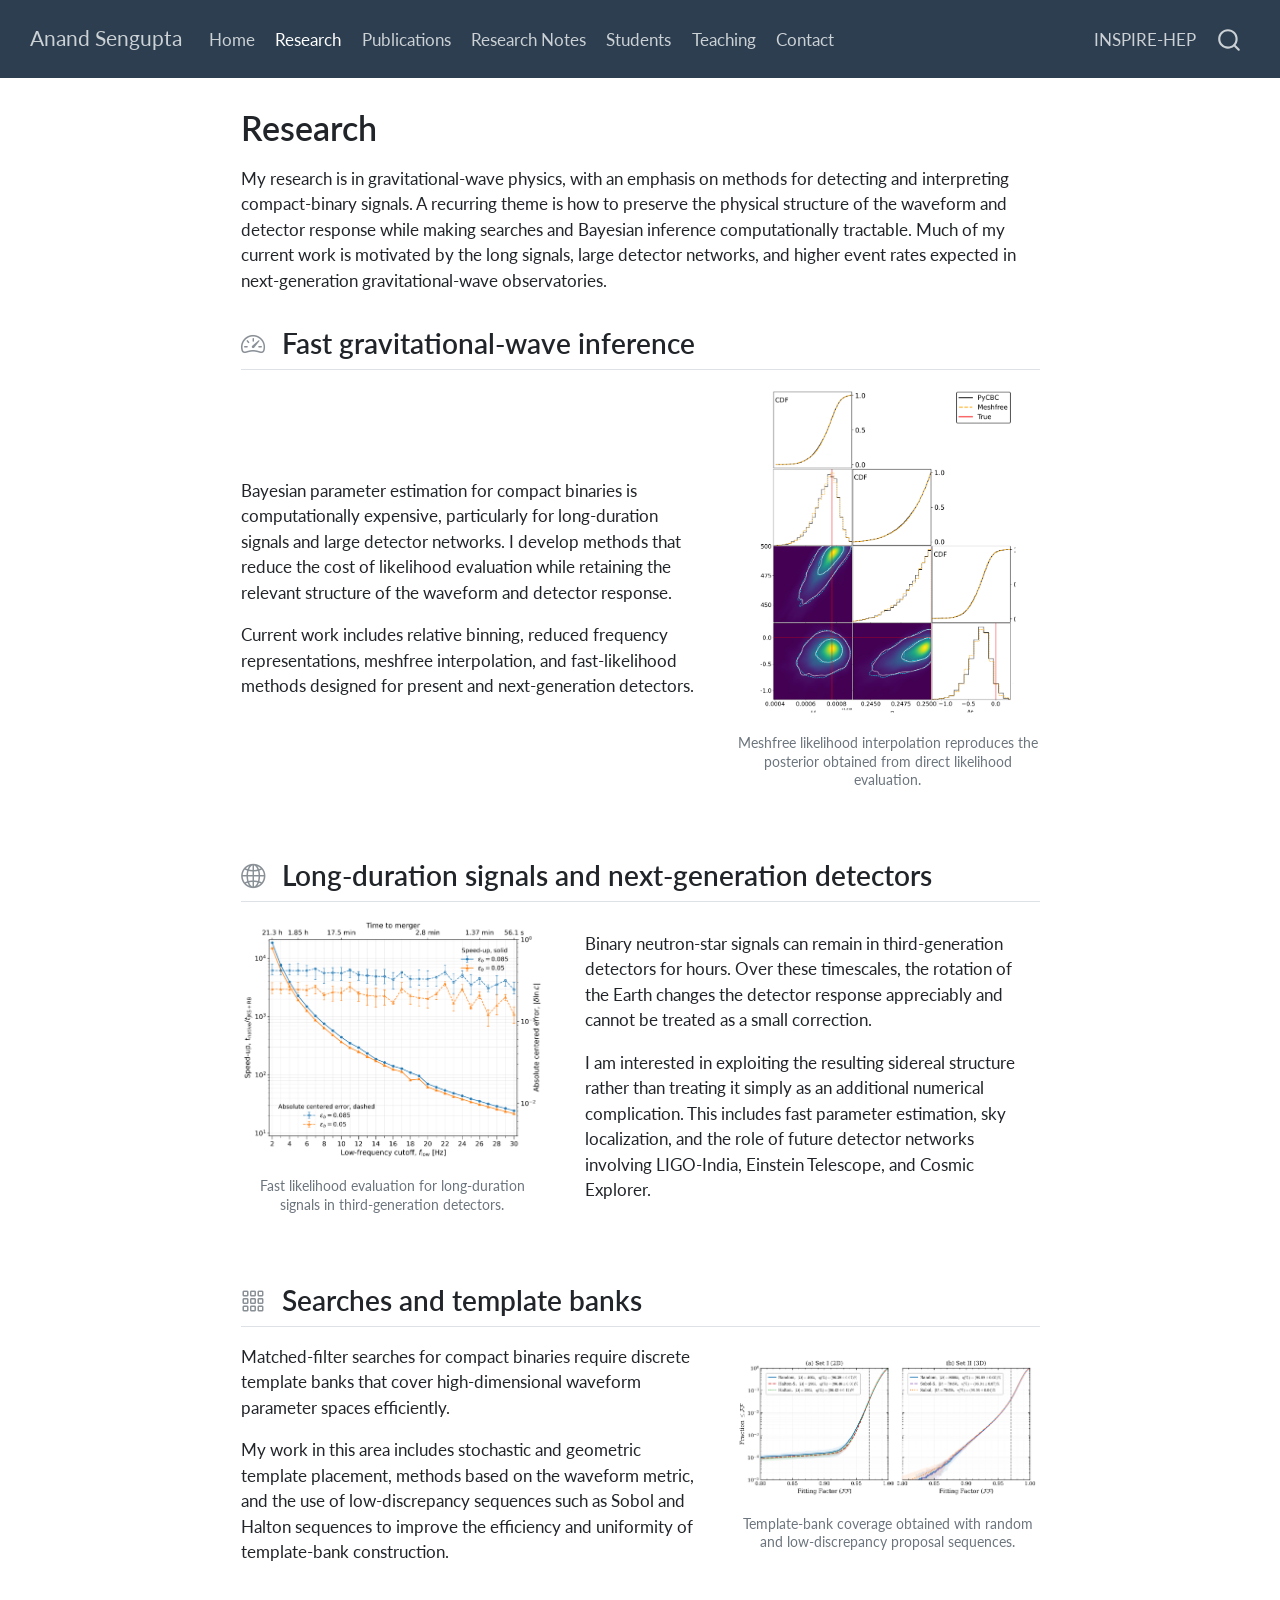
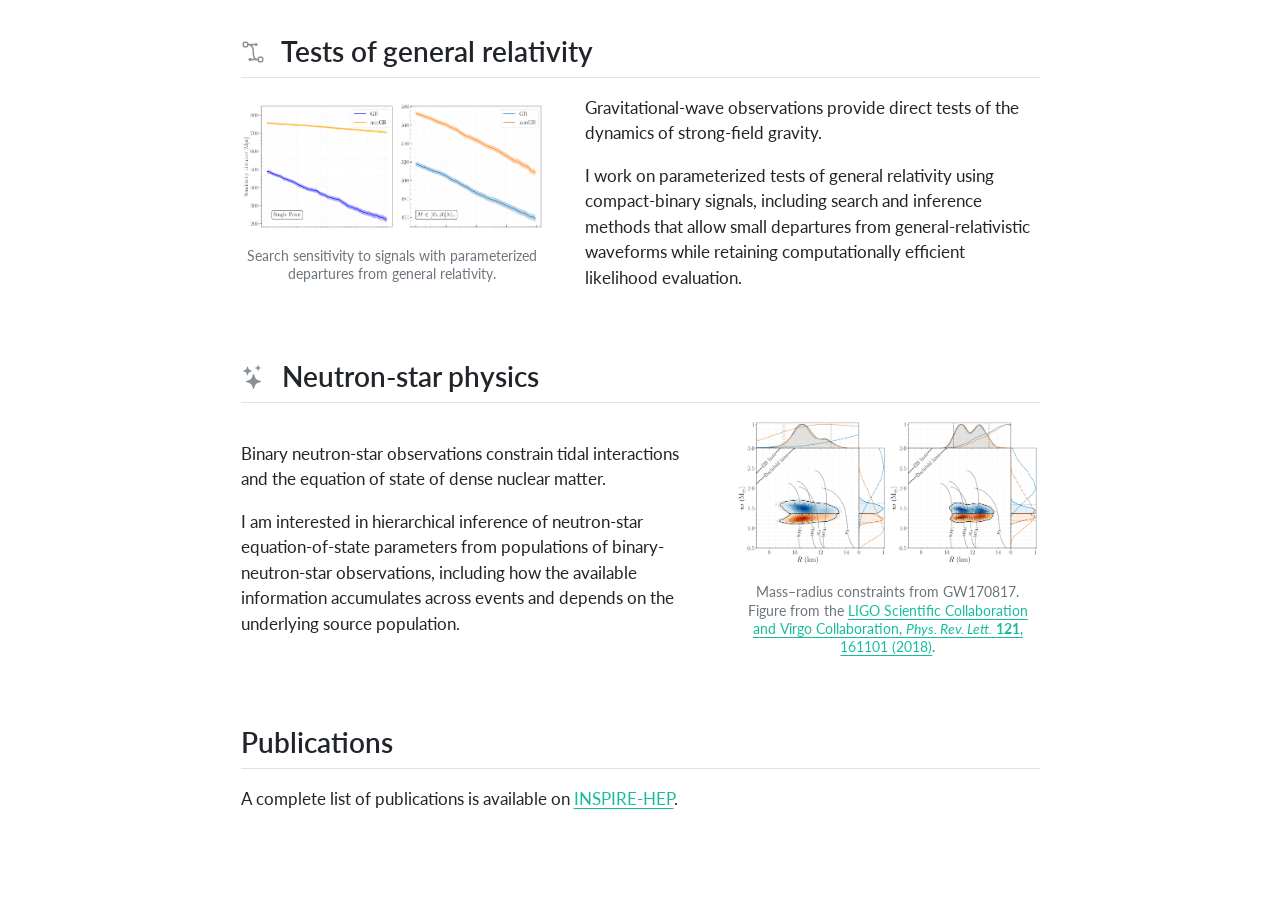
<file: docs/research.html>
<!DOCTYPE html>
<html xmlns="http://www.w3.org/1999/xhtml" lang="en" xml:lang="en"><head>

<meta charset="utf-8">
<meta name="generator" content="quarto-1.10.20">

<meta name="viewport" content="width=device-width, initial-scale=1.0, user-scalable=yes">


<title>Research – Anand Sengupta</title>
<style>
/* Default styles provided by pandoc.
** See https://pandoc.org/MANUAL.html#variables-for-html for config info.
*/
span.smallcaps{font-variant: small-caps;}
div.columns{display: flex; gap: 1.5em;}
div.column{flex: auto;}
@media screen {
div.columns{gap: min(4vw, 1.5em);}
div.column{overflow-x: auto;}
}
div.hanging-indent{margin-left: 1.5em; text-indent: -1.5em;}
ul.task-list{list-style: none;}
ul.task-list li input[type="checkbox"] {
  width: 0.8em;
  margin: 0 0.8em 0.2em -1em; /* quarto-specific, see https://github.com/quarto-dev/quarto-cli/issues/4556 */ 
  vertical-align: middle;
}
</style>


<script src="site_libs/quarto-nav/quarto-nav.js"></script>
<script src="site_libs/quarto-nav/headroom.min.js"></script>
<script src="site_libs/clipboard/clipboard.min.js"></script>
<script src="site_libs/quarto-search/autocomplete.umd.js"></script>
<script src="site_libs/quarto-search/fuse.min.js"></script>
<script src="site_libs/quarto-search/quarto-search.js"></script>
<meta name="quarto:offset" content="./">
<script src="site_libs/quarto-html/quarto.js" type="module"></script>
<script src="site_libs/quarto-html/tabsets/tabsets.js" type="module"></script>
<script src="site_libs/quarto-html/popper.min.js"></script>
<script src="site_libs/quarto-html/tippy.umd.min.js"></script>
<script src="site_libs/quarto-html/anchor.min.js"></script>
<link href="site_libs/quarto-html/tippy.css" rel="stylesheet">
<link href="site_libs/quarto-html/quarto-syntax-highlighting-17888a1159294d3eb470f19f6f52f5a5.css" rel="stylesheet" id="quarto-text-highlighting-styles">
<script src="site_libs/bootstrap/bootstrap.min.js"></script>
<link href="site_libs/bootstrap/bootstrap-icons.css" rel="stylesheet">
<link href="site_libs/bootstrap/bootstrap-d55ebb04db9ef80d103d4b62178c47ee.min.css" rel="stylesheet" append-hash="true" id="quarto-bootstrap" data-mode="light">
<script id="quarto-search-options" type="application/json">{
  "location": "navbar",
  "copy-button": false,
  "collapse-after": 3,
  "panel-placement": "end",
  "type": "overlay",
  "limit": 50,
  "keyboard-shortcut": [
    "f",
    "/",
    "s"
  ],
  "show-item-context": false,
  "language": {
    "search-no-results-text": "No results",
    "search-matching-documents-text": "matching documents",
    "search-copy-link-title": "Copy link to search",
    "search-hide-matches-text": "Hide additional matches",
    "search-more-match-text": "more match in this document",
    "search-more-matches-text": "more matches in this document",
    "search-clear-button-title": "Clear",
    "search-text-placeholder": "",
    "search-detached-cancel-button-title": "Cancel",
    "search-submit-button-title": "Submit",
    "search-label": "Search"
  }
}</script>


<link rel="stylesheet" href="styles.css">
<link rel="canonical" href="https://asengupta.in/research.html">
</head>

<body class="nav-fixed fullcontent quarto-light">

<div id="quarto-search-results"></div>
  <header id="quarto-header" class="headroom fixed-top">
    <nav class="navbar navbar-expand-lg " data-bs-theme="dark">
      <div class="navbar-container container-fluid">
      <div class="navbar-brand-container mx-auto">
    <a class="navbar-brand" href="./index.html">
    <span class="navbar-title">Anand Sengupta</span>
    </a>
  </div>
            <div id="quarto-search" class="" title="Search"></div>
          <button class="navbar-toggler" type="button" data-bs-toggle="collapse" data-bs-target="#navbarCollapse" aria-controls="navbarCollapse" role="menu" aria-expanded="false" aria-label="Toggle navigation" onclick="if (window.quartoToggleHeadroom) { window.quartoToggleHeadroom(); }">
  <span class="navbar-toggler-icon"></span>
</button>
          <div class="collapse navbar-collapse" id="navbarCollapse">
            <ul class="navbar-nav navbar-nav-scroll me-auto">
  <li class="nav-item">
    <a class="nav-link" href="./index.html"> 
<span class="menu-text">Home</span></a>
  </li>  
  <li class="nav-item">
    <a class="nav-link active" href="./research.html" aria-current="page"> 
<span class="menu-text">Research</span></a>
  </li>  
  <li class="nav-item">
    <a class="nav-link" href="./publications.html"> 
<span class="menu-text">Publications</span></a>
  </li>  
  <li class="nav-item">
    <a class="nav-link" href="./posts/indigo-d/index.html"> 
<span class="menu-text">Research Notes</span></a>
  </li>  
  <li class="nav-item">
    <a class="nav-link" href="./students.html"> 
<span class="menu-text">Students</span></a>
  </li>  
  <li class="nav-item">
    <a class="nav-link" href="./teaching.html"> 
<span class="menu-text">Teaching</span></a>
  </li>  
  <li class="nav-item">
    <a class="nav-link" href="./contact.html"> 
<span class="menu-text">Contact</span></a>
  </li>  
</ul>
            <ul class="navbar-nav navbar-nav-scroll ms-auto">
  <li class="nav-item">
    <a class="nav-link" href="https://inspirehep.net/authors/1040066"> 
<span class="menu-text">INSPIRE-HEP</span></a>
  </li>  
</ul>
          </div> <!-- /navcollapse -->
            <div class="quarto-navbar-tools">
</div>
      </div> <!-- /container-fluid -->
    </nav>
</header>
<!-- content -->
<div id="quarto-content" class="quarto-container page-columns page-rows-contents page-layout-article page-navbar">
<!-- sidebar -->
<!-- margin-sidebar -->
    
<!-- main -->
<main class="content" id="quarto-document-content">

<header id="title-block-header" class="quarto-title-block default">
<div class="quarto-title">
<h1 class="title">Research</h1>
</div>



<div class="quarto-title-meta">

    
  
    
  </div>
  


</header>


<p>My research is in gravitational-wave physics, with an emphasis on methods for detecting and interpreting compact-binary signals. A recurring theme is how to preserve the physical structure of the waveform and detector response while making searches and Bayesian inference computationally tractable. Much of my current work is motivated by the long signals, large detector networks, and higher event rates expected in next-generation gravitational-wave observatories.</p>
<section id="fast-gravitational-wave-inference" class="level2">
<h2 class="anchored" data-anchor-id="fast-gravitational-wave-inference"><i class="bi bi-speedometer2 research-icon"></i> Fast gravitational-wave inference</h2>
<div class="research-theme">
<div class="research-copy">
<p>Bayesian parameter estimation for compact binaries is computationally expensive, particularly for long-duration signals and large detector networks. I develop methods that reduce the cost of likelihood evaluation while retaining the relevant structure of the waveform and detector response.</p>
<p>Current work includes relative binning, reduced frequency representations, meshfree interpolation, and fast-likelihood methods designed for present and next-generation detectors.</p>
</div>
<div class="research-figure">
<p><img src="images/research/fast-pe-meshfree.png" class="img-fluid" alt="Comparison of binary-neutron-star posteriors obtained using meshfree likelihood interpolation and direct PyCBC inference"></p>
<p><span class="research-caption"> Meshfree likelihood interpolation reproduces the posterior obtained from direct likelihood evaluation. </span></p>
</div>
</div>
</section>
<section id="long-duration-signals-and-next-generation-detectors" class="level2">
<h2 class="anchored" data-anchor-id="long-duration-signals-and-next-generation-detectors"><i class="bi bi-globe2 research-icon"></i> Long-duration signals and next-generation detectors</h2>
<div class="research-theme research-theme-reverse">
<div class="research-copy">
<p>Binary neutron-star signals can remain in third-generation detectors for hours. Over these timescales, the rotation of the Earth changes the detector response appreciably and cannot be treated as a small correction.</p>
<p>I am interested in exploiting the resulting sidereal structure rather than treating it simply as an additional numerical complication. This includes fast parameter estimation, sky localization, and the role of future detector networks involving LIGO-India, Einstein Telescope, and Cosmic Explorer.</p>
</div>
<div class="research-figure">
<p><img src="images/research/long-signal-speedup.png" class="img-fluid" alt="Computational speed-up for likelihood evaluation of long-duration gravitational-wave signals"></p>
<p><span class="research-caption"> Fast likelihood evaluation for long-duration signals in third-generation detectors. </span></p>
</div>
</div>
</section>
<section id="searches-and-template-banks" class="level2">
<h2 class="anchored" data-anchor-id="searches-and-template-banks"><i class="bi bi-grid-3x3-gap research-icon"></i> Searches and template banks</h2>
<div class="research-theme">
<div class="research-copy">
<p>Matched-filter searches for compact binaries require discrete template banks that cover high-dimensional waveform parameter spaces efficiently.</p>
<p>My work in this area includes stochastic and geometric template placement, methods based on the waveform metric, and the use of low-discrepancy sequences such as Sobol and Halton sequences to improve the efficiency and uniformity of template-bank construction.</p>
</div>
<div class="research-figure">
<p><img src="images/research/template-bank-lds.png" class="img-fluid" alt="Cumulative fitting-factor distributions for stochastic gravitational-wave template banks constructed using random, Sobol, and Halton sampling"></p>
<p><span class="research-caption"> Template-bank coverage obtained with random and low-discrepancy proposal sequences. </span></p>
</div>
</div>
</section>
<section id="tests-of-general-relativity" class="level2">
<h2 class="anchored" data-anchor-id="tests-of-general-relativity"><i class="bi bi-bezier2 research-icon"></i> Tests of general relativity</h2>
<div class="research-theme research-theme-reverse">
<div class="research-copy">
<p>Gravitational-wave observations provide direct tests of the dynamics of strong-field gravity.</p>
<p>I work on parameterized tests of general relativity using compact-binary signals, including search and inference methods that allow small departures from general-relativistic waveforms while retaining computationally efficient likelihood evaluation.</p>
</div>
<div class="research-figure">
<p><img src="images/research/non-gr-sensitivity.png" class="img-fluid" alt="Sensitive distance as a function of inverse false-alarm rate for GR and non-GR gravitational-wave template banks"></p>
<p><span class="research-caption"> Search sensitivity to signals with parameterized departures from general relativity. </span></p>
</div>
</div>
</section>
<section id="neutron-star-physics" class="level2">
<h2 class="anchored" data-anchor-id="neutron-star-physics"><i class="bi bi-stars research-icon"></i> Neutron-star physics</h2>
<div class="research-theme">
<div class="research-copy">
<p>Binary neutron-star observations constrain tidal interactions and the equation of state of dense nuclear matter.</p>
<p>I am interested in hierarchical inference of neutron-star equation-of-state parameters from populations of binary-neutron-star observations, including how the available information accumulates across events and depends on the underlying source population.</p>
</div>
<div class="research-figure">
<p><a href="https://arxiv.org/abs/1805.11581"><img src="images/research/ns-radius-eos.png" class="img-fluid" alt="Mass-radius posterior constraints for the neutron stars in GW170817 with representative equations of state"></a></p>
<p><span class="research-caption"> Mass–radius constraints from GW170817. Figure from the <a href="https://arxiv.org/abs/1805.11581">LIGO Scientific Collaboration and Virgo Collaboration, <em>Phys. Rev.&nbsp;Lett.</em> <strong>121</strong>, 161101 (2018)</a>. </span></p>
</div>
</div>
</section>
<section id="publications" class="level2">
<h2 class="anchored" data-anchor-id="publications">Publications</h2>
<p>A complete list of publications is available on <a href="https://inspirehep.net/authors/1040066">INSPIRE-HEP</a>.</p>


</section>

</main> <!-- /main -->
<script id="quarto-html-after-body" type="application/javascript">
  window.document.addEventListener("DOMContentLoaded", function (event) {
    const icon = "";
    const anchorJS = new window.AnchorJS();
    anchorJS.options = {
      placement: 'right',
      icon: icon
    };
    anchorJS.add('.anchored');
    const isCodeAnnotation = (el) => {
      for (const clz of el.classList) {
        if (clz.startsWith('code-annotation-')) {                     
          return true;
        }
      }
      return false;
    }
    const onCopySuccess = function(e) {
      // button target
      const button = e.trigger;
      // don't keep focus
      button.blur();
      // flash "checked"
      button.classList.add('code-copy-button-checked');
      var currentTitle = button.getAttribute("title");
      button.setAttribute("title", "Copied!");
      let tooltip;
      if (window.bootstrap) {
        button.setAttribute("data-bs-toggle", "tooltip");
        button.setAttribute("data-bs-placement", "left");
        button.setAttribute("data-bs-title", "Copied!");
        tooltip = new bootstrap.Tooltip(button, 
          { trigger: "manual", 
            customClass: "code-copy-button-tooltip",
            offset: [0, -8]});
        tooltip.show();    
      }
      setTimeout(function() {
        if (tooltip) {
          tooltip.hide();
          button.removeAttribute("data-bs-title");
          button.removeAttribute("data-bs-toggle");
          button.removeAttribute("data-bs-placement");
        }
        button.setAttribute("title", currentTitle);
        button.classList.remove('code-copy-button-checked');
      }, 1000);
      // clear code selection
      e.clearSelection();
    }
    const getTextToCopy = function(trigger) {
      const outerScaffold = trigger.parentElement.cloneNode(true);
      const codeEl = outerScaffold.querySelector('code');
      for (const childEl of codeEl.children) {
        if (isCodeAnnotation(childEl)) {
          childEl.remove();
        }
      }
      return codeEl.innerText;
    }
    const clipboard = new window.ClipboardJS('.code-copy-button:not([data-in-quarto-modal])', {
      text: getTextToCopy
    });
    clipboard.on('success', onCopySuccess);
    if (window.document.getElementById('quarto-embedded-source-code-modal')) {
      const clipboardModal = new window.ClipboardJS('.code-copy-button[data-in-quarto-modal]', {
        text: getTextToCopy,
        container: window.document.getElementById('quarto-embedded-source-code-modal')
      });
      clipboardModal.on('success', onCopySuccess);
    }
      var localhostRegex = new RegExp(/^(?:http|https):\/\/localhost\:?[0-9]*\//);
      var mailtoRegex = new RegExp(/^mailto:/);
        var filterRegex = new RegExp("https:\/\/asengupta\.in");
      var isInternal = (href) => {
          return filterRegex.test(href) || localhostRegex.test(href) || mailtoRegex.test(href);
      }
      // Inspect non-navigation links and adorn them if external
     var links = window.document.querySelectorAll('a[href]:not(.nav-link):not(.navbar-brand):not(.toc-action):not(.sidebar-link):not(.sidebar-item-toggle):not(.pagination-link):not(.no-external):not([aria-hidden]):not(.dropdown-item):not(.quarto-navigation-tool):not(.about-link)');
      for (var i=0; i<links.length; i++) {
        const link = links[i];
        if (!isInternal(link.href)) {
          // undo the damage that might have been done by quarto-nav.js in the case of
          // links that we want to consider external
          if (link.dataset.originalHref !== undefined) {
            link.href = link.dataset.originalHref;
          }
        }
      }
    function tippyHover(el, contentFn, onTriggerFn, onUntriggerFn) {
      const config = {
        allowHTML: true,
        maxWidth: 500,
        delay: 100,
        arrow: false,
        appendTo: function(el) {
            return el.parentElement;
        },
        interactive: true,
        interactiveBorder: 10,
        theme: 'quarto',
        placement: 'bottom-start',
      };
      if (contentFn) {
        config.content = contentFn;
      }
      if (onTriggerFn) {
        config.onTrigger = onTriggerFn;
      }
      if (onUntriggerFn) {
        config.onUntrigger = onUntriggerFn;
      }
      window.tippy(el, config); 
    }
    const noterefs = window.document.querySelectorAll('a[role="doc-noteref"]');
    for (var i=0; i<noterefs.length; i++) {
      const ref = noterefs[i];
      tippyHover(ref, function() {
        // use id or data attribute instead here
        let href = ref.getAttribute('data-footnote-href') || ref.getAttribute('href');
        try { href = new URL(href).hash; } catch {}
        const id = href.replace(/^#\/?/, "");
        const note = window.document.getElementById(id);
        if (note) {
          return note.innerHTML;
        } else {
          return "";
        }
      });
    }
    const xrefs = window.document.querySelectorAll('a.quarto-xref');
    const processXRef = (id, note) => {
      // Strip column container classes
      const stripColumnClz = (el) => {
        el.classList.remove("page-full", "page-columns");
        if (el.children) {
          for (const child of el.children) {
            stripColumnClz(child);
          }
        }
      }
      stripColumnClz(note)
      if (id === null || id.startsWith('sec-')) {
        // Special case sections, only their first couple elements
        const container = document.createElement("div");
        if (note.children && note.children.length > 2) {
          container.appendChild(note.children[0].cloneNode(true));
          for (let i = 1; i < note.children.length; i++) {
            const child = note.children[i];
            if (child.tagName === "P" && child.innerText === "") {
              continue;
            } else {
              container.appendChild(child.cloneNode(true));
              break;
            }
          }
          if (window.Quarto?.typesetMath) {
            window.Quarto.typesetMath(container);
          }
          return container.innerHTML
        } else {
          if (window.Quarto?.typesetMath) {
            window.Quarto.typesetMath(note);
          }
          return note.innerHTML;
        }
      } else {
        // Remove any anchor links if they are present
        const anchorLink = note.querySelector('a.anchorjs-link');
        if (anchorLink) {
          anchorLink.remove();
        }
        if (window.Quarto?.typesetMath) {
          window.Quarto.typesetMath(note);
        }
        if (note.classList.contains("callout")) {
          return note.outerHTML;
        } else {
          return note.innerHTML;
        }
      }
    }
    for (var i=0; i<xrefs.length; i++) {
      const xref = xrefs[i];
      tippyHover(xref, undefined, function(instance) {
        instance.disable();
        let url = xref.getAttribute('href');
        let hash = undefined; 
        if (url.startsWith('#')) {
          hash = url;
        } else {
          try { hash = new URL(url).hash; } catch {}
        }
        if (hash) {
          const id = hash.replace(/^#\/?/, "");
          const note = window.document.getElementById(id);
          if (note !== null) {
            try {
              const html = processXRef(id, note.cloneNode(true));
              instance.setContent(html);
            } finally {
              instance.enable();
              instance.show();
            }
          } else {
            // See if we can fetch this
            fetch(url.split('#')[0])
            .then(res => res.text())
            .then(html => {
              const parser = new DOMParser();
              const htmlDoc = parser.parseFromString(html, "text/html");
              const note = htmlDoc.getElementById(id);
              if (note !== null) {
                const html = processXRef(id, note);
                instance.setContent(html);
              } 
            }).finally(() => {
              instance.enable();
              instance.show();
            });
          }
        } else {
          // See if we can fetch a full url (with no hash to target)
          // This is a special case and we should probably do some content thinning / targeting
          fetch(url)
          .then(res => res.text())
          .then(html => {
            const parser = new DOMParser();
            const htmlDoc = parser.parseFromString(html, "text/html");
            const note = htmlDoc.querySelector('main.content');
            if (note !== null) {
              // This should only happen for chapter cross references
              // (since there is no id in the URL)
              // remove the first header
              if (note.children.length > 0 && note.children[0].tagName === "HEADER") {
                note.children[0].remove();
              }
              const html = processXRef(null, note);
              instance.setContent(html);
            } 
          }).finally(() => {
            instance.enable();
            instance.show();
          });
        }
      }, function(instance) {
      });
    }
        let selectedAnnoteEl;
        const selectorForAnnotation = ( cell, annotation) => {
          let cellAttr = 'data-code-cell="' + cell + '"';
          let lineAttr = 'data-code-annotation="' +  annotation + '"';
          const selector = 'span[' + cellAttr + '][' + lineAttr + ']';
          return selector;
        }
        const selectCodeLines = (annoteEl) => {
          const doc = window.document;
          const targetCell = annoteEl.getAttribute("data-target-cell");
          const targetAnnotation = annoteEl.getAttribute("data-target-annotation");
          const annoteSpan = window.document.querySelector(selectorForAnnotation(targetCell, targetAnnotation));
          const lines = annoteSpan.getAttribute("data-code-lines").split(",");
          const lineIds = lines.map((line) => {
            return targetCell + "-" + line;
          })
          let top = null;
          let height = null;
          let parent = null;
          if (lineIds.length > 0) {
              //compute the position of the single el (top and bottom and make a div)
              const el = window.document.getElementById(lineIds[0]);
              top = el.offsetTop;
              height = el.offsetHeight;
              parent = el.parentElement.parentElement;
            if (lineIds.length > 1) {
              const lastEl = window.document.getElementById(lineIds[lineIds.length - 1]);
              const bottom = lastEl.offsetTop + lastEl.offsetHeight;
              height = bottom - top;
            }
            if (top !== null && height !== null && parent !== null) {
              // cook up a div (if necessary) and position it 
              let div = window.document.getElementById("code-annotation-line-highlight");
              if (div === null) {
                div = window.document.createElement("div");
                div.setAttribute("id", "code-annotation-line-highlight");
                div.style.position = 'absolute';
                parent.appendChild(div);
              }
              div.style.top = top - 2 + "px";
              div.style.height = height + 4 + "px";
              div.style.left = 0;
              let gutterDiv = window.document.getElementById("code-annotation-line-highlight-gutter");
              if (gutterDiv === null) {
                gutterDiv = window.document.createElement("div");
                gutterDiv.setAttribute("id", "code-annotation-line-highlight-gutter");
                gutterDiv.style.position = 'absolute';
                const codeCell = window.document.getElementById(targetCell);
                const gutter = codeCell.querySelector('.code-annotation-gutter');
                gutter.appendChild(gutterDiv);
              }
              gutterDiv.style.top = top - 2 + "px";
              gutterDiv.style.height = height + 4 + "px";
            }
            selectedAnnoteEl = annoteEl;
          }
        };
        const unselectCodeLines = () => {
          const elementsIds = ["code-annotation-line-highlight", "code-annotation-line-highlight-gutter"];
          elementsIds.forEach((elId) => {
            const div = window.document.getElementById(elId);
            if (div) {
              div.remove();
            }
          });
          selectedAnnoteEl = undefined;
        };
          // Handle positioning of the toggle
      window.addEventListener(
        "resize",
        throttle(() => {
          elRect = undefined;
          if (selectedAnnoteEl) {
            selectCodeLines(selectedAnnoteEl);
          }
        }, 10)
      );
      function throttle(fn, ms) {
      let throttle = false;
      let timer;
        return (...args) => {
          if(!throttle) { // first call gets through
              fn.apply(this, args);
              throttle = true;
          } else { // all the others get throttled
              if(timer) clearTimeout(timer); // cancel #2
              timer = setTimeout(() => {
                fn.apply(this, args);
                timer = throttle = false;
              }, ms);
          }
        };
      }
        // Attach click handler to the DT
        const annoteDls = window.document.querySelectorAll('dt[data-target-cell]');
        for (const annoteDlNode of annoteDls) {
          annoteDlNode.addEventListener('click', (event) => {
            const clickedEl = event.target;
            if (clickedEl !== selectedAnnoteEl) {
              unselectCodeLines();
              const activeEl = window.document.querySelector('dt[data-target-cell].code-annotation-active');
              if (activeEl) {
                activeEl.classList.remove('code-annotation-active');
              }
              selectCodeLines(clickedEl);
              clickedEl.classList.add('code-annotation-active');
            } else {
              // Unselect the line
              unselectCodeLines();
              clickedEl.classList.remove('code-annotation-active');
            }
          });
        }
    const findCites = (el) => {
      const parentEl = el.parentElement;
      if (parentEl) {
        const cites = parentEl.dataset.cites;
        if (cites) {
          return {
            el,
            cites: cites.split(' ')
          };
        } else {
          return findCites(el.parentElement)
        }
      } else {
        return undefined;
      }
    };
    var bibliorefs = window.document.querySelectorAll('a[role="doc-biblioref"]');
    for (var i=0; i<bibliorefs.length; i++) {
      const ref = bibliorefs[i];
      const citeInfo = findCites(ref);
      if (citeInfo) {
        tippyHover(citeInfo.el, function() {
          var popup = window.document.createElement('div');
          citeInfo.cites.forEach(function(cite) {
            var citeDiv = window.document.createElement('div');
            citeDiv.classList.add('hanging-indent');
            citeDiv.classList.add('csl-entry');
            var biblioDiv = window.document.getElementById('ref-' + cite);
            if (biblioDiv) {
              citeDiv.innerHTML = biblioDiv.innerHTML;
            }
            popup.appendChild(citeDiv);
          });
          return popup.innerHTML;
        });
      }
    }
  });
  </script>
</div> <!-- /content -->




</body></html>
</file>
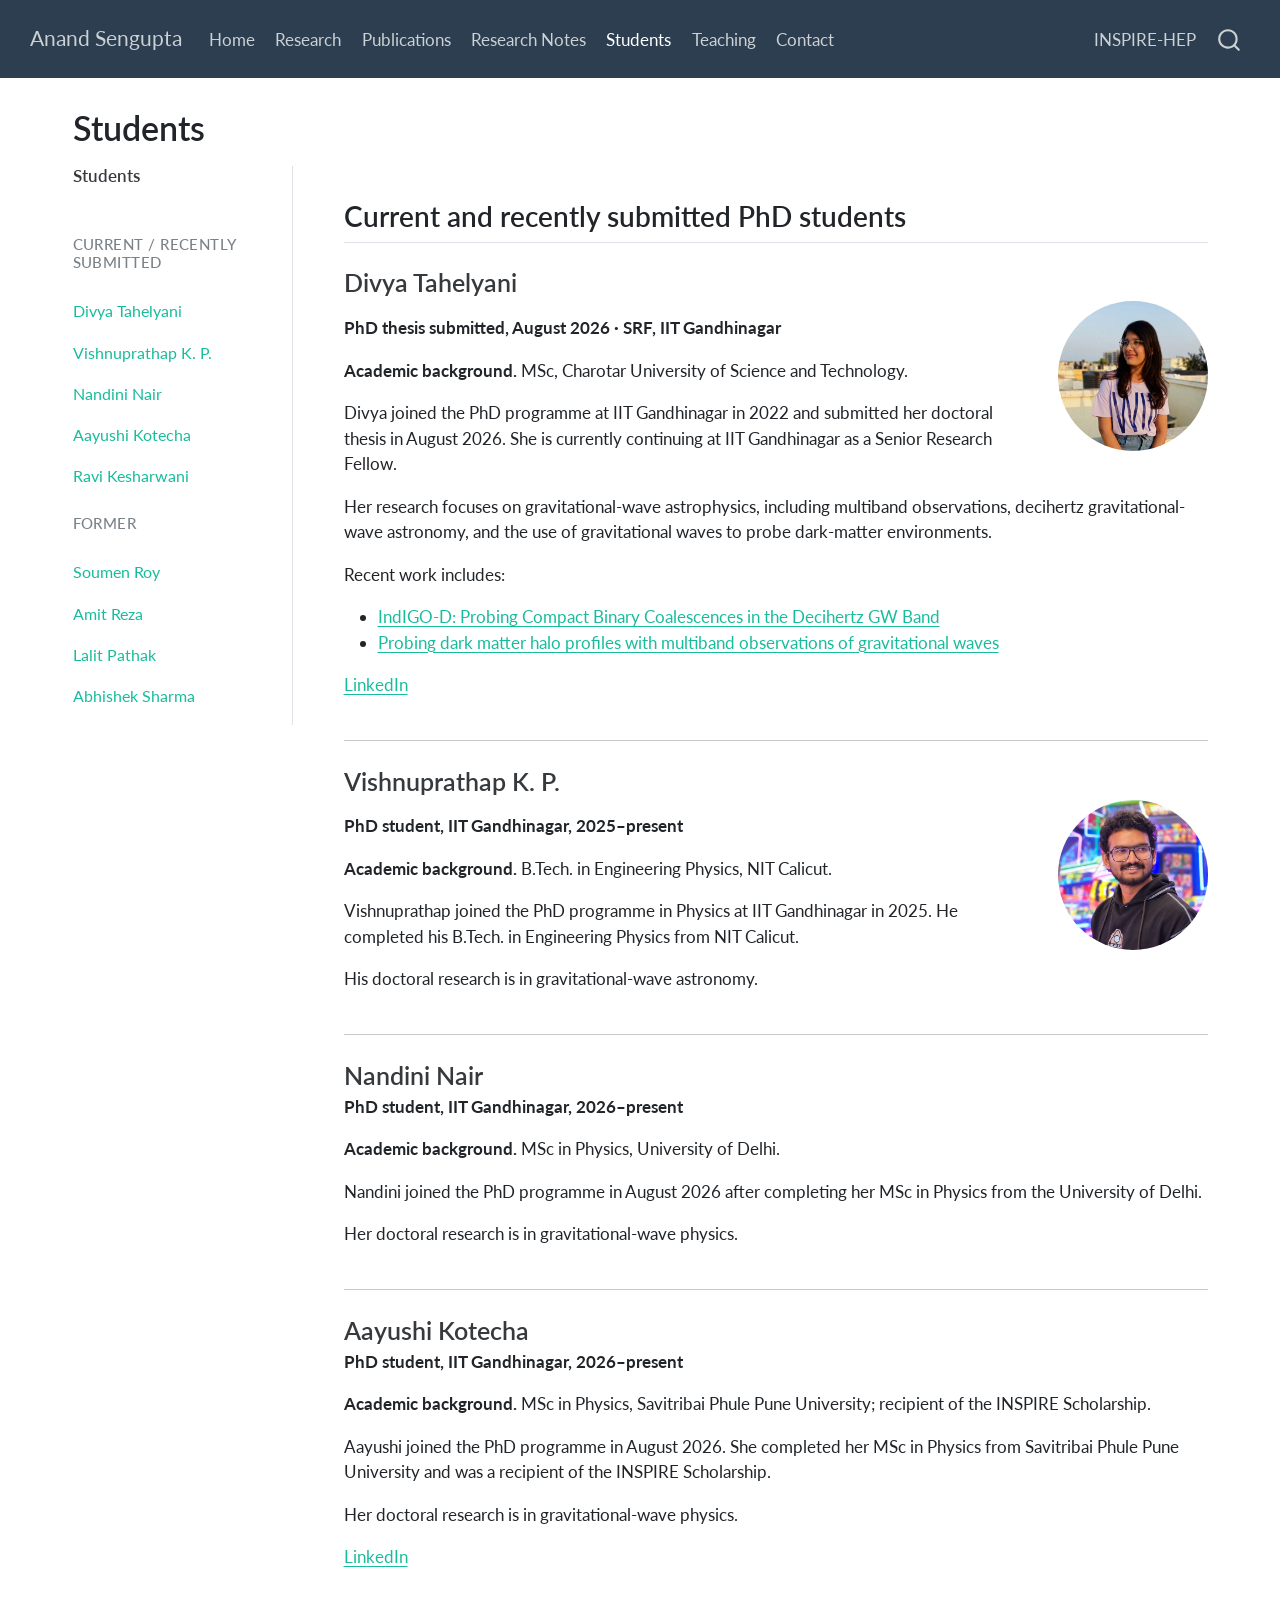
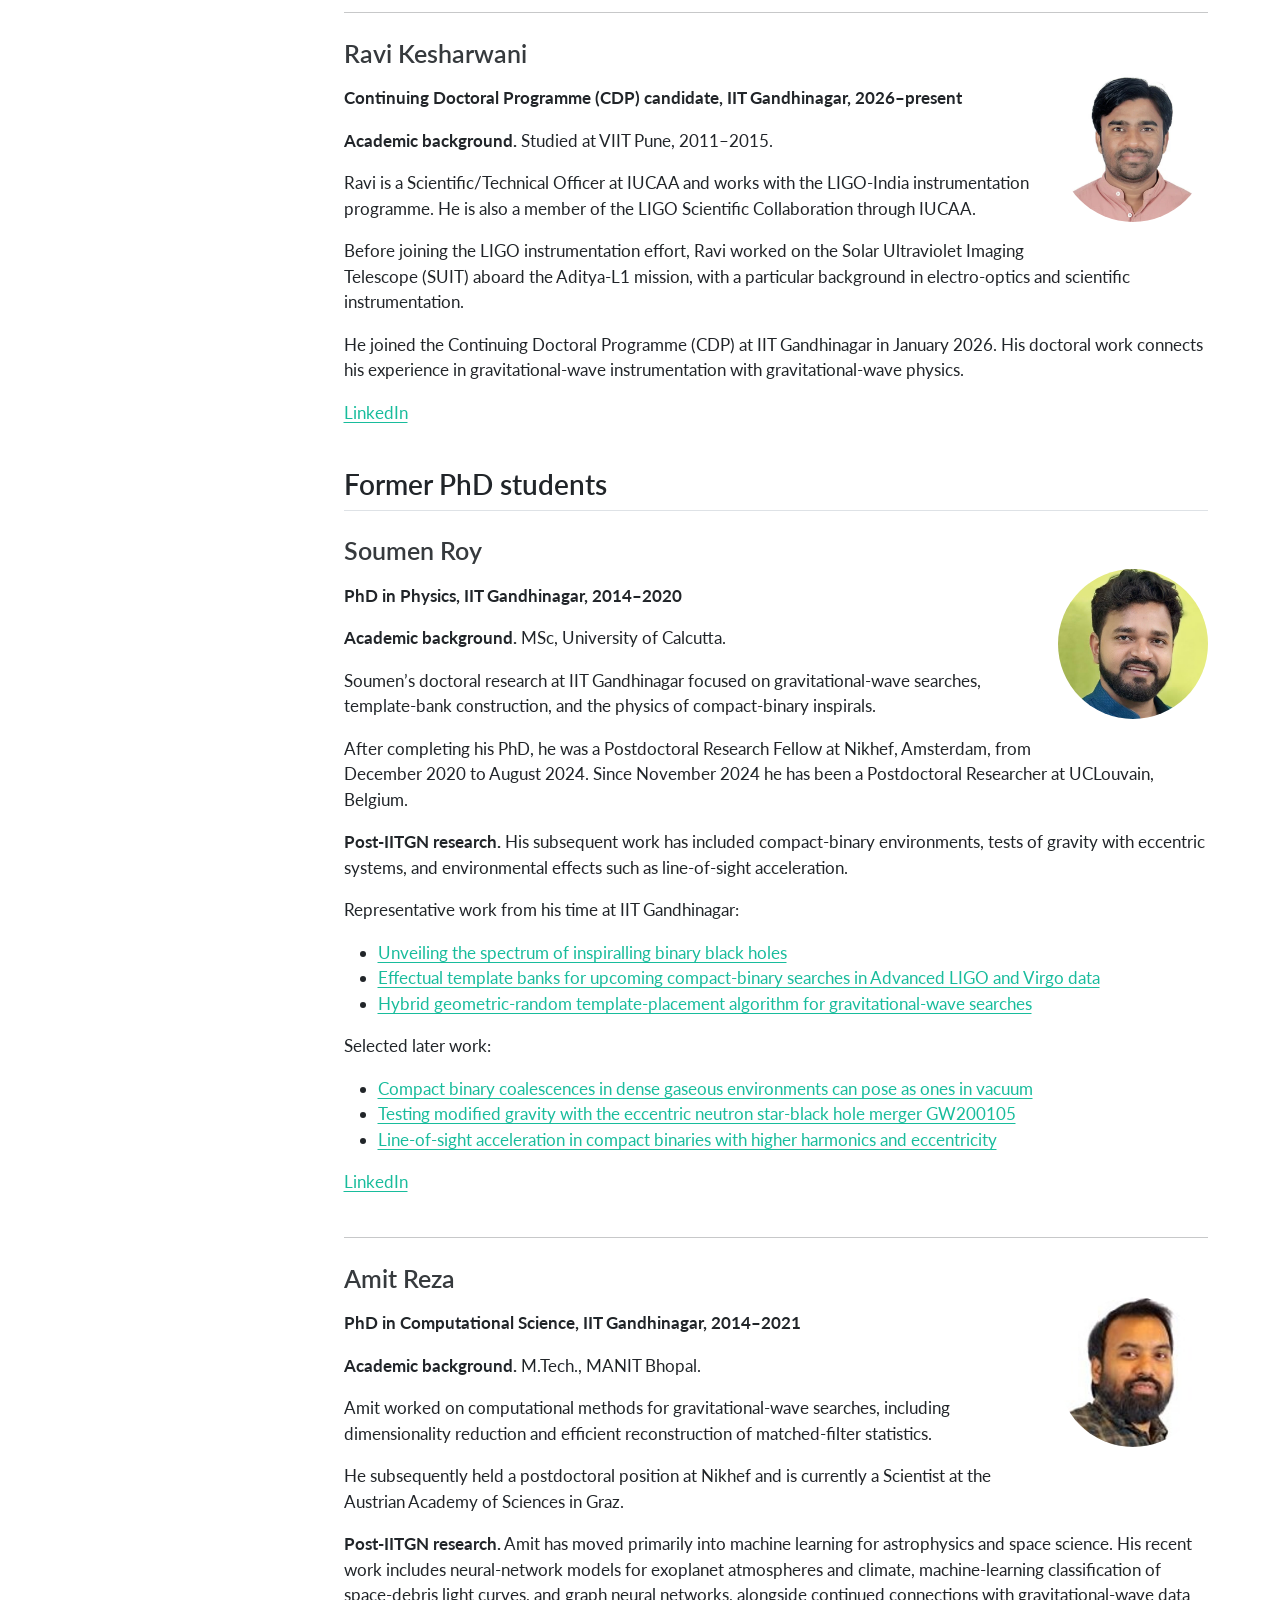
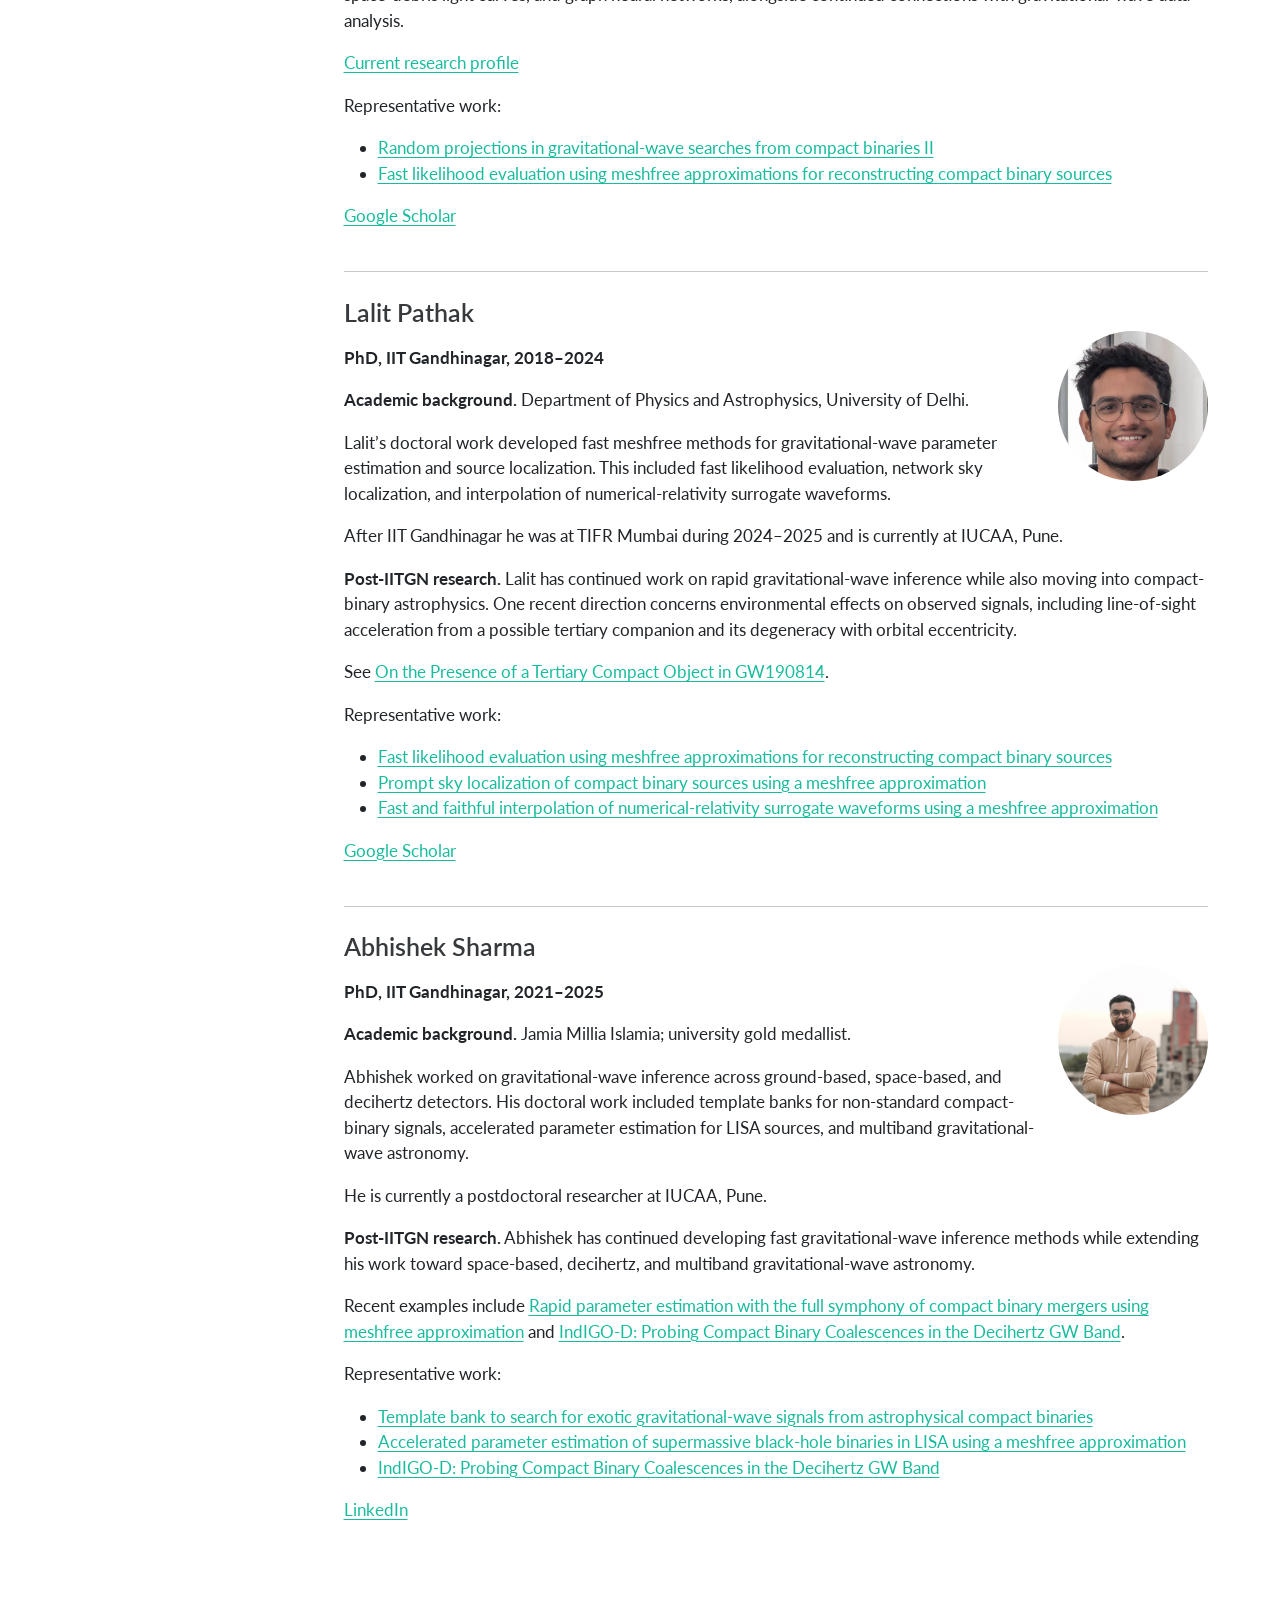
<file: docs/students.html>
<!DOCTYPE html>
<html xmlns="http://www.w3.org/1999/xhtml" lang="en" xml:lang="en"><head>

<meta charset="utf-8">
<meta name="generator" content="quarto-1.10.20">

<meta name="viewport" content="width=device-width, initial-scale=1.0, user-scalable=yes">


<title>Students – Anand Sengupta</title>
<style>
/* Default styles provided by pandoc.
** See https://pandoc.org/MANUAL.html#variables-for-html for config info.
*/
span.smallcaps{font-variant: small-caps;}
div.columns{display: flex; gap: 1.5em;}
div.column{flex: auto;}
@media screen {
div.columns{gap: min(4vw, 1.5em);}
div.column{overflow-x: auto;}
}
div.hanging-indent{margin-left: 1.5em; text-indent: -1.5em;}
ul.task-list{list-style: none;}
ul.task-list li input[type="checkbox"] {
  width: 0.8em;
  margin: 0 0.8em 0.2em -1em; /* quarto-specific, see https://github.com/quarto-dev/quarto-cli/issues/4556 */ 
  vertical-align: middle;
}
</style>


<script src="site_libs/quarto-nav/quarto-nav.js"></script>
<script src="site_libs/quarto-nav/headroom.min.js"></script>
<script src="site_libs/clipboard/clipboard.min.js"></script>
<script src="site_libs/quarto-search/autocomplete.umd.js"></script>
<script src="site_libs/quarto-search/fuse.min.js"></script>
<script src="site_libs/quarto-search/quarto-search.js"></script>
<meta name="quarto:offset" content="./">
<script src="site_libs/quarto-html/quarto.js" type="module"></script>
<script src="site_libs/quarto-html/tabsets/tabsets.js" type="module"></script>
<script src="site_libs/quarto-html/popper.min.js"></script>
<script src="site_libs/quarto-html/tippy.umd.min.js"></script>
<script src="site_libs/quarto-html/anchor.min.js"></script>
<link href="site_libs/quarto-html/tippy.css" rel="stylesheet">
<link href="site_libs/quarto-html/quarto-syntax-highlighting-17888a1159294d3eb470f19f6f52f5a5.css" rel="stylesheet" id="quarto-text-highlighting-styles">
<script src="site_libs/bootstrap/bootstrap.min.js"></script>
<link href="site_libs/bootstrap/bootstrap-icons.css" rel="stylesheet">
<link href="site_libs/bootstrap/bootstrap-d55ebb04db9ef80d103d4b62178c47ee.min.css" rel="stylesheet" append-hash="true" id="quarto-bootstrap" data-mode="light">
<script id="quarto-search-options" type="application/json">{
  "location": "navbar",
  "copy-button": false,
  "collapse-after": 3,
  "panel-placement": "end",
  "type": "overlay",
  "limit": 50,
  "keyboard-shortcut": [
    "f",
    "/",
    "s"
  ],
  "show-item-context": false,
  "language": {
    "search-no-results-text": "No results",
    "search-matching-documents-text": "matching documents",
    "search-copy-link-title": "Copy link to search",
    "search-hide-matches-text": "Hide additional matches",
    "search-more-match-text": "more match in this document",
    "search-more-matches-text": "more matches in this document",
    "search-clear-button-title": "Clear",
    "search-text-placeholder": "",
    "search-detached-cancel-button-title": "Cancel",
    "search-submit-button-title": "Submit",
    "search-label": "Search"
  }
}</script>


<link rel="stylesheet" href="styles.css">
<link rel="canonical" href="https://asengupta.in/students.html">
</head>

<body class="nav-fixed quarto-light">

<div id="quarto-search-results"></div>
  <header id="quarto-header" class="headroom fixed-top">
    <nav class="navbar navbar-expand-lg " data-bs-theme="dark">
      <div class="navbar-container container-fluid">
      <div class="navbar-brand-container mx-auto">
    <a class="navbar-brand" href="./index.html">
    <span class="navbar-title">Anand Sengupta</span>
    </a>
  </div>
            <div id="quarto-search" class="" title="Search"></div>
          <button class="navbar-toggler" type="button" data-bs-toggle="collapse" data-bs-target="#navbarCollapse" aria-controls="navbarCollapse" role="menu" aria-expanded="false" aria-label="Toggle navigation" onclick="if (window.quartoToggleHeadroom) { window.quartoToggleHeadroom(); }">
  <span class="navbar-toggler-icon"></span>
</button>
          <div class="collapse navbar-collapse" id="navbarCollapse">
            <ul class="navbar-nav navbar-nav-scroll me-auto">
  <li class="nav-item">
    <a class="nav-link" href="./index.html"> 
<span class="menu-text">Home</span></a>
  </li>  
  <li class="nav-item">
    <a class="nav-link" href="./research.html"> 
<span class="menu-text">Research</span></a>
  </li>  
  <li class="nav-item">
    <a class="nav-link" href="./publications.html"> 
<span class="menu-text">Publications</span></a>
  </li>  
  <li class="nav-item">
    <a class="nav-link" href="./posts/indigo-d/index.html"> 
<span class="menu-text">Research Notes</span></a>
  </li>  
  <li class="nav-item">
    <a class="nav-link active" href="./students.html" aria-current="page"> 
<span class="menu-text">Students</span></a>
  </li>  
  <li class="nav-item">
    <a class="nav-link" href="./teaching.html"> 
<span class="menu-text">Teaching</span></a>
  </li>  
  <li class="nav-item">
    <a class="nav-link" href="./contact.html"> 
<span class="menu-text">Contact</span></a>
  </li>  
</ul>
            <ul class="navbar-nav navbar-nav-scroll ms-auto">
  <li class="nav-item">
    <a class="nav-link" href="https://inspirehep.net/authors/1040066"> 
<span class="menu-text">INSPIRE-HEP</span></a>
  </li>  
</ul>
          </div> <!-- /navcollapse -->
            <div class="quarto-navbar-tools">
</div>
      </div> <!-- /container-fluid -->
    </nav>
</header>
<!-- content -->
<div id="quarto-content" class="quarto-container page-columns page-rows-contents page-layout-full page-navbar">
<!-- sidebar -->
<!-- margin-sidebar -->
    
<!-- main -->
<main class="content column-page" id="quarto-document-content">

<header id="title-block-header" class="quarto-title-block default">
<div class="quarto-title">
<h1 class="title">Students</h1>
</div>



<div class="quarto-title-meta column-page">

    
  
    
  </div>
  


</header>


<div class="student-layout">
<section id="students" class="level3 student-sidebar">
<h3 class="anchored" data-anchor-id="students">Students</h3>
<section id="current-recently-submitted" class="level4">
<h4 class="anchored" data-anchor-id="current-recently-submitted">Current / recently submitted</h4>
<p><a href="#divya">Divya Tahelyani</a></p>
<p><a href="#vishnu">Vishnuprathap K. P.</a></p>
<p><a href="#nandini">Nandini Nair</a></p>
<p><a href="#aayushi">Aayushi Kotecha</a></p>
<p><a href="#ravi">Ravi Kesharwani</a></p>
</section>
<section id="former" class="level4">
<h4 class="anchored" data-anchor-id="former">Former</h4>
<p><a href="#soumen">Soumen Roy</a></p>
<p><a href="#amit">Amit Reza</a></p>
<p><a href="#lalit">Lalit Pathak</a></p>
<p><a href="#abhishek">Abhishek Sharma</a></p>
</section>
</section>
<div class="student-content">
<section id="current-and-recently-submitted-phd-students" class="level2">
<h2 class="anchored" data-anchor-id="current-and-recently-submitted-phd-students">Current and recently submitted PhD students</h2>
<div id="divya" class="student-entry">
<section id="divya-tahelyani" class="level3">
<h3 class="anchored" data-anchor-id="divya-tahelyani">Divya Tahelyani</h3>
<p><img src="images/phd_students/Divya-Tahelyani.webp" class="student-photo img-fluid" alt="Divya Tahelyani"></p>
<p><strong>PhD thesis submitted, August 2026 · SRF, IIT Gandhinagar</strong></p>
<p><strong>Academic background.</strong> MSc, Charotar University of Science and Technology.</p>
<p>Divya joined the PhD programme at IIT Gandhinagar in 2022 and submitted her doctoral thesis in August 2026. She is currently continuing at IIT Gandhinagar as a Senior Research Fellow.</p>
<p>Her research focuses on gravitational-wave astrophysics, including multiband observations, decihertz gravitational-wave astronomy, and the use of gravitational waves to probe dark-matter environments.</p>
<p>Recent work includes:</p>
<ul>
<li><a href="https://arxiv.org/abs/2601.06956">IndIGO-D: Probing Compact Binary Coalescences in the Decihertz GW Band</a></li>
<li><a href="https://arxiv.org/abs/2411.14063">Probing dark matter halo profiles with multiband observations of gravitational waves</a></li>
</ul>
<p><a href="https://in.linkedin.com/in/divya-tahelyani-00641515a">LinkedIn</a></p>
</section>
</div>
<hr>
<div id="vishnu" class="student-entry">
<section id="vishnuprathap-k.-p." class="level3">
<h3 class="anchored" data-anchor-id="vishnuprathap-k.-p.">Vishnuprathap K. P.</h3>
<p><img src="images/phd_students/vishnuprathap.jpg" class="student-photo img-fluid" alt="Vishnuprathap K. P."></p>
<p><strong>PhD student, IIT Gandhinagar, 2025–present</strong></p>
<p><strong>Academic background.</strong> B.Tech. in Engineering Physics, NIT Calicut.</p>
<p>Vishnuprathap joined the PhD programme in Physics at IIT Gandhinagar in 2025. He completed his B.Tech. in Engineering Physics from NIT Calicut.</p>
<p>His doctoral research is in gravitational-wave astronomy.</p>
</section>
</div>
<hr>
<div id="nandini" class="student-entry">
<section id="nandini-nair" class="level3">
<h3 class="anchored" data-anchor-id="nandini-nair">Nandini Nair</h3>
<p><strong>PhD student, IIT Gandhinagar, 2026–present</strong></p>
<p><strong>Academic background.</strong> MSc in Physics, University of Delhi.</p>
<p>Nandini joined the PhD programme in August 2026 after completing her MSc in Physics from the University of Delhi.</p>
<p>Her doctoral research is in gravitational-wave physics.</p>
</section>
</div>
<hr>
<div id="aayushi" class="student-entry">
<section id="aayushi-kotecha" class="level3">
<h3 class="anchored" data-anchor-id="aayushi-kotecha">Aayushi Kotecha</h3>
<p><strong>PhD student, IIT Gandhinagar, 2026–present</strong></p>
<p><strong>Academic background.</strong> MSc in Physics, Savitribai Phule Pune University; recipient of the INSPIRE Scholarship.</p>
<p>Aayushi joined the PhD programme in August 2026. She completed her MSc in Physics from Savitribai Phule Pune University and was a recipient of the INSPIRE Scholarship.</p>
<p>Her doctoral research is in gravitational-wave physics.</p>
<p><a href="https://in.linkedin.com/in/aayushi-kotecha-421ab2204">LinkedIn</a></p>
</section>
</div>
<hr>
<div id="ravi" class="student-entry">
<section id="ravi-kesharwani" class="level3">
<h3 class="anchored" data-anchor-id="ravi-kesharwani">Ravi Kesharwani</h3>
<p><img src="images/phd_students/Ravi-Kesharwani-2.webp" class="student-photo img-fluid" alt="Ravi Kesharwani"></p>
<p><strong>Continuing Doctoral Programme (CDP) candidate, IIT Gandhinagar, 2026–present</strong></p>
<p><strong>Academic background.</strong> Studied at VIIT Pune, 2011–2015.</p>
<p>Ravi is a Scientific/Technical Officer at IUCAA and works with the LIGO-India instrumentation programme. He is also a member of the LIGO Scientific Collaboration through IUCAA.</p>
<p>Before joining the LIGO instrumentation effort, Ravi worked on the Solar Ultraviolet Imaging Telescope (SUIT) aboard the Aditya-L1 mission, with a particular background in electro-optics and scientific instrumentation.</p>
<p>He joined the Continuing Doctoral Programme (CDP) at IIT Gandhinagar in January 2026. His doctoral work connects his experience in gravitational-wave instrumentation with gravitational-wave physics.</p>
<p><a href="https://in.linkedin.com/in/ravi-kesharwani-49611bb5">LinkedIn</a></p>
</section>
</div>
</section>
<section id="former-phd-students" class="level2">
<h2 class="anchored" data-anchor-id="former-phd-students">Former PhD students</h2>
<div id="soumen" class="student-entry">
<section id="soumen-roy" class="level3">
<h3 class="anchored" data-anchor-id="soumen-roy">Soumen Roy</h3>
<p><img src="images/phd_students/soumen_roy.jpeg" class="student-photo student-photo-soumen img-fluid" alt="Soumen Roy"></p>
<p><strong>PhD in Physics, IIT Gandhinagar, 2014–2020</strong></p>
<p><strong>Academic background.</strong> MSc, University of Calcutta.</p>
<p>Soumen’s doctoral research at IIT Gandhinagar focused on gravitational-wave searches, template-bank construction, and the physics of compact-binary inspirals.</p>
<p>After completing his PhD, he was a Postdoctoral Research Fellow at Nikhef, Amsterdam, from December 2020 to August 2024. Since November 2024 he has been a Postdoctoral Researcher at UCLouvain, Belgium.</p>
<p><strong>Post-IITGN research.</strong> His subsequent work has included compact-binary environments, tests of gravity with eccentric systems, and environmental effects such as line-of-sight acceleration.</p>
<p>Representative work from his time at IIT Gandhinagar:</p>
<ul>
<li><a href="https://arxiv.org/abs/1910.04565">Unveiling the spectrum of inspiralling binary black holes</a></li>
<li><a href="https://arxiv.org/abs/1711.08743">Effectual template banks for upcoming compact-binary searches in Advanced LIGO and Virgo data</a></li>
<li><a href="https://arxiv.org/abs/1702.06771">Hybrid geometric-random template-placement algorithm for gravitational-wave searches</a></li>
</ul>
<p>Selected later work:</p>
<ul>
<li><a href="https://arxiv.org/abs/2410.16388">Compact binary coalescences in dense gaseous environments can pose as ones in vacuum</a></li>
<li><a href="https://arxiv.org/abs/2507.21315">Testing modified gravity with the eccentric neutron star-black hole merger GW200105</a></li>
<li><a href="https://arxiv.org/abs/2606.08838">Line-of-sight acceleration in compact binaries with higher harmonics and eccentricity</a></li>
</ul>
<p><a href="https://nl.linkedin.com/in/soumen-roy-6b388199">LinkedIn</a></p>
</section>
</div>
<hr>
<div id="amit" class="student-entry">
<section id="amit-reza" class="level3">
<h3 class="anchored" data-anchor-id="amit-reza">Amit Reza</h3>
<p><img src="images/phd_students/amit_reza.jpg" class="student-photo img-fluid" alt="Amit Reza"></p>
<p><strong>PhD in Computational Science, IIT Gandhinagar, 2014–2021</strong></p>
<p><strong>Academic background.</strong> M.Tech., MANIT Bhopal.</p>
<p>Amit worked on computational methods for gravitational-wave searches, including dimensionality reduction and efficient reconstruction of matched-filter statistics.</p>
<p>He subsequently held a postdoctoral position at Nikhef and is currently a Scientist at the Austrian Academy of Sciences in Graz.</p>
<p><strong>Post-IITGN research.</strong> Amit has moved primarily into machine learning for astrophysics and space science. His recent work includes neural-network models for exoplanet atmospheres and climate, machine-learning classification of space-debris light curves, and graph neural networks, alongside continued connections with gravitational-wave data analysis.</p>
<p><a href="https://www.oeaw.ac.at/iwf/institut/das-team/exoplaneten-wetter-und-klima/reza-amit">Current research profile</a></p>
<p>Representative work:</p>
<ul>
<li><a href="https://arxiv.org/abs/2101.03226">Random projections in gravitational-wave searches from compact binaries II</a></li>
<li><a href="https://arxiv.org/abs/2210.02706">Fast likelihood evaluation using meshfree approximations for reconstructing compact binary sources</a></li>
</ul>
<p><a href="https://scholar.google.com/citations?hl=en&amp;user=TEpIWBcAAAAJ">Google Scholar</a></p>
</section>
</div>
<hr>
<div id="lalit" class="student-entry">
<section id="lalit-pathak" class="level3">
<h3 class="anchored" data-anchor-id="lalit-pathak">Lalit Pathak</h3>
<p><img src="images/phd_students/Lalit-Pathak-2.webp" class="student-photo img-fluid" alt="Lalit Pathak"></p>
<p><strong>PhD, IIT Gandhinagar, 2018–2024</strong></p>
<p><strong>Academic background.</strong> Department of Physics and Astrophysics, University of Delhi.</p>
<p>Lalit’s doctoral work developed fast meshfree methods for gravitational-wave parameter estimation and source localization. This included fast likelihood evaluation, network sky localization, and interpolation of numerical-relativity surrogate waveforms.</p>
<p>After IIT Gandhinagar he was at TIFR Mumbai during 2024–2025 and is currently at IUCAA, Pune.</p>
<p><strong>Post-IITGN research.</strong> Lalit has continued work on rapid gravitational-wave inference while also moving into compact-binary astrophysics. One recent direction concerns environmental effects on observed signals, including line-of-sight acceleration from a possible tertiary companion and its degeneracy with orbital eccentricity.</p>
<p>See <a href="https://arxiv.org/abs/2605.21955">On the Presence of a Tertiary Compact Object in GW190814</a>.</p>
<p>Representative work:</p>
<ul>
<li><a href="https://arxiv.org/abs/2210.02706">Fast likelihood evaluation using meshfree approximations for reconstructing compact binary sources</a></li>
<li><a href="https://arxiv.org/abs/2309.07012">Prompt sky localization of compact binary sources using a meshfree approximation</a></li>
<li><a href="https://arxiv.org/abs/2403.19162">Fast and faithful interpolation of numerical-relativity surrogate waveforms using a meshfree approximation</a></li>
</ul>
<p><a href="https://scholar.google.com/citations?user=KhVSSlMAAAAJ&amp;hl=en">Google Scholar</a></p>
</section>
</div>
<hr>
<div id="abhishek" class="student-entry">
<section id="abhishek-sharma" class="level3">
<h3 class="anchored" data-anchor-id="abhishek-sharma">Abhishek Sharma</h3>
<p><img src="images/phd_students/abhishek_sharma.jpg" class="student-photo img-fluid" alt="Abhishek Sharma"></p>
<p><strong>PhD, IIT Gandhinagar, 2021–2025</strong></p>
<p><strong>Academic background.</strong> Jamia Millia Islamia; university gold medallist.</p>
<p>Abhishek worked on gravitational-wave inference across ground-based, space-based, and decihertz detectors. His doctoral work included template banks for non-standard compact-binary signals, accelerated parameter estimation for LISA sources, and multiband gravitational-wave astronomy.</p>
<p>He is currently a postdoctoral researcher at IUCAA, Pune.</p>
<p><strong>Post-IITGN research.</strong> Abhishek has continued developing fast gravitational-wave inference methods while extending his work toward space-based, decihertz, and multiband gravitational-wave astronomy.</p>
<p>Recent examples include <a href="https://arxiv.org/abs/2508.04172">Rapid parameter estimation with the full symphony of compact binary mergers using meshfree approximation</a> and <a href="https://arxiv.org/abs/2601.06956">IndIGO-D: Probing Compact Binary Coalescences in the Decihertz GW Band</a>.</p>
<p>Representative work:</p>
<ul>
<li><a href="https://arxiv.org/abs/2311.03274">Template bank to search for exotic gravitational-wave signals from astrophysical compact binaries</a></li>
<li><a href="https://arxiv.org/abs/2409.14288">Accelerated parameter estimation of supermassive black-hole binaries in LISA using a meshfree approximation</a></li>
<li><a href="https://arxiv.org/abs/2601.06956">IndIGO-D: Probing Compact Binary Coalescences in the Decihertz GW Band</a></li>
</ul>
<p><a href="https://in.linkedin.com/in/abhishek-sharma-666a46205">LinkedIn</a></p>
</section>
</div>
</section>
</div>
</div>



</main> <!-- /main -->
<script id="quarto-html-after-body" type="application/javascript">
  window.document.addEventListener("DOMContentLoaded", function (event) {
    const icon = "";
    const anchorJS = new window.AnchorJS();
    anchorJS.options = {
      placement: 'right',
      icon: icon
    };
    anchorJS.add('.anchored');
    const isCodeAnnotation = (el) => {
      for (const clz of el.classList) {
        if (clz.startsWith('code-annotation-')) {                     
          return true;
        }
      }
      return false;
    }
    const onCopySuccess = function(e) {
      // button target
      const button = e.trigger;
      // don't keep focus
      button.blur();
      // flash "checked"
      button.classList.add('code-copy-button-checked');
      var currentTitle = button.getAttribute("title");
      button.setAttribute("title", "Copied!");
      let tooltip;
      if (window.bootstrap) {
        button.setAttribute("data-bs-toggle", "tooltip");
        button.setAttribute("data-bs-placement", "left");
        button.setAttribute("data-bs-title", "Copied!");
        tooltip = new bootstrap.Tooltip(button, 
          { trigger: "manual", 
            customClass: "code-copy-button-tooltip",
            offset: [0, -8]});
        tooltip.show();    
      }
      setTimeout(function() {
        if (tooltip) {
          tooltip.hide();
          button.removeAttribute("data-bs-title");
          button.removeAttribute("data-bs-toggle");
          button.removeAttribute("data-bs-placement");
        }
        button.setAttribute("title", currentTitle);
        button.classList.remove('code-copy-button-checked');
      }, 1000);
      // clear code selection
      e.clearSelection();
    }
    const getTextToCopy = function(trigger) {
      const outerScaffold = trigger.parentElement.cloneNode(true);
      const codeEl = outerScaffold.querySelector('code');
      for (const childEl of codeEl.children) {
        if (isCodeAnnotation(childEl)) {
          childEl.remove();
        }
      }
      return codeEl.innerText;
    }
    const clipboard = new window.ClipboardJS('.code-copy-button:not([data-in-quarto-modal])', {
      text: getTextToCopy
    });
    clipboard.on('success', onCopySuccess);
    if (window.document.getElementById('quarto-embedded-source-code-modal')) {
      const clipboardModal = new window.ClipboardJS('.code-copy-button[data-in-quarto-modal]', {
        text: getTextToCopy,
        container: window.document.getElementById('quarto-embedded-source-code-modal')
      });
      clipboardModal.on('success', onCopySuccess);
    }
      var localhostRegex = new RegExp(/^(?:http|https):\/\/localhost\:?[0-9]*\//);
      var mailtoRegex = new RegExp(/^mailto:/);
        var filterRegex = new RegExp("https:\/\/asengupta\.in");
      var isInternal = (href) => {
          return filterRegex.test(href) || localhostRegex.test(href) || mailtoRegex.test(href);
      }
      // Inspect non-navigation links and adorn them if external
     var links = window.document.querySelectorAll('a[href]:not(.nav-link):not(.navbar-brand):not(.toc-action):not(.sidebar-link):not(.sidebar-item-toggle):not(.pagination-link):not(.no-external):not([aria-hidden]):not(.dropdown-item):not(.quarto-navigation-tool):not(.about-link)');
      for (var i=0; i<links.length; i++) {
        const link = links[i];
        if (!isInternal(link.href)) {
          // undo the damage that might have been done by quarto-nav.js in the case of
          // links that we want to consider external
          if (link.dataset.originalHref !== undefined) {
            link.href = link.dataset.originalHref;
          }
        }
      }
    function tippyHover(el, contentFn, onTriggerFn, onUntriggerFn) {
      const config = {
        allowHTML: true,
        maxWidth: 500,
        delay: 100,
        arrow: false,
        appendTo: function(el) {
            return el.parentElement;
        },
        interactive: true,
        interactiveBorder: 10,
        theme: 'quarto',
        placement: 'bottom-start',
      };
      if (contentFn) {
        config.content = contentFn;
      }
      if (onTriggerFn) {
        config.onTrigger = onTriggerFn;
      }
      if (onUntriggerFn) {
        config.onUntrigger = onUntriggerFn;
      }
      window.tippy(el, config); 
    }
    const noterefs = window.document.querySelectorAll('a[role="doc-noteref"]');
    for (var i=0; i<noterefs.length; i++) {
      const ref = noterefs[i];
      tippyHover(ref, function() {
        // use id or data attribute instead here
        let href = ref.getAttribute('data-footnote-href') || ref.getAttribute('href');
        try { href = new URL(href).hash; } catch {}
        const id = href.replace(/^#\/?/, "");
        const note = window.document.getElementById(id);
        if (note) {
          return note.innerHTML;
        } else {
          return "";
        }
      });
    }
    const xrefs = window.document.querySelectorAll('a.quarto-xref');
    const processXRef = (id, note) => {
      // Strip column container classes
      const stripColumnClz = (el) => {
        el.classList.remove("page-full", "page-columns");
        if (el.children) {
          for (const child of el.children) {
            stripColumnClz(child);
          }
        }
      }
      stripColumnClz(note)
      if (id === null || id.startsWith('sec-')) {
        // Special case sections, only their first couple elements
        const container = document.createElement("div");
        if (note.children && note.children.length > 2) {
          container.appendChild(note.children[0].cloneNode(true));
          for (let i = 1; i < note.children.length; i++) {
            const child = note.children[i];
            if (child.tagName === "P" && child.innerText === "") {
              continue;
            } else {
              container.appendChild(child.cloneNode(true));
              break;
            }
          }
          if (window.Quarto?.typesetMath) {
            window.Quarto.typesetMath(container);
          }
          return container.innerHTML
        } else {
          if (window.Quarto?.typesetMath) {
            window.Quarto.typesetMath(note);
          }
          return note.innerHTML;
        }
      } else {
        // Remove any anchor links if they are present
        const anchorLink = note.querySelector('a.anchorjs-link');
        if (anchorLink) {
          anchorLink.remove();
        }
        if (window.Quarto?.typesetMath) {
          window.Quarto.typesetMath(note);
        }
        if (note.classList.contains("callout")) {
          return note.outerHTML;
        } else {
          return note.innerHTML;
        }
      }
    }
    for (var i=0; i<xrefs.length; i++) {
      const xref = xrefs[i];
      tippyHover(xref, undefined, function(instance) {
        instance.disable();
        let url = xref.getAttribute('href');
        let hash = undefined; 
        if (url.startsWith('#')) {
          hash = url;
        } else {
          try { hash = new URL(url).hash; } catch {}
        }
        if (hash) {
          const id = hash.replace(/^#\/?/, "");
          const note = window.document.getElementById(id);
          if (note !== null) {
            try {
              const html = processXRef(id, note.cloneNode(true));
              instance.setContent(html);
            } finally {
              instance.enable();
              instance.show();
            }
          } else {
            // See if we can fetch this
            fetch(url.split('#')[0])
            .then(res => res.text())
            .then(html => {
              const parser = new DOMParser();
              const htmlDoc = parser.parseFromString(html, "text/html");
              const note = htmlDoc.getElementById(id);
              if (note !== null) {
                const html = processXRef(id, note);
                instance.setContent(html);
              } 
            }).finally(() => {
              instance.enable();
              instance.show();
            });
          }
        } else {
          // See if we can fetch a full url (with no hash to target)
          // This is a special case and we should probably do some content thinning / targeting
          fetch(url)
          .then(res => res.text())
          .then(html => {
            const parser = new DOMParser();
            const htmlDoc = parser.parseFromString(html, "text/html");
            const note = htmlDoc.querySelector('main.content');
            if (note !== null) {
              // This should only happen for chapter cross references
              // (since there is no id in the URL)
              // remove the first header
              if (note.children.length > 0 && note.children[0].tagName === "HEADER") {
                note.children[0].remove();
              }
              const html = processXRef(null, note);
              instance.setContent(html);
            } 
          }).finally(() => {
            instance.enable();
            instance.show();
          });
        }
      }, function(instance) {
      });
    }
        let selectedAnnoteEl;
        const selectorForAnnotation = ( cell, annotation) => {
          let cellAttr = 'data-code-cell="' + cell + '"';
          let lineAttr = 'data-code-annotation="' +  annotation + '"';
          const selector = 'span[' + cellAttr + '][' + lineAttr + ']';
          return selector;
        }
        const selectCodeLines = (annoteEl) => {
          const doc = window.document;
          const targetCell = annoteEl.getAttribute("data-target-cell");
          const targetAnnotation = annoteEl.getAttribute("data-target-annotation");
          const annoteSpan = window.document.querySelector(selectorForAnnotation(targetCell, targetAnnotation));
          const lines = annoteSpan.getAttribute("data-code-lines").split(",");
          const lineIds = lines.map((line) => {
            return targetCell + "-" + line;
          })
          let top = null;
          let height = null;
          let parent = null;
          if (lineIds.length > 0) {
              //compute the position of the single el (top and bottom and make a div)
              const el = window.document.getElementById(lineIds[0]);
              top = el.offsetTop;
              height = el.offsetHeight;
              parent = el.parentElement.parentElement;
            if (lineIds.length > 1) {
              const lastEl = window.document.getElementById(lineIds[lineIds.length - 1]);
              const bottom = lastEl.offsetTop + lastEl.offsetHeight;
              height = bottom - top;
            }
            if (top !== null && height !== null && parent !== null) {
              // cook up a div (if necessary) and position it 
              let div = window.document.getElementById("code-annotation-line-highlight");
              if (div === null) {
                div = window.document.createElement("div");
                div.setAttribute("id", "code-annotation-line-highlight");
                div.style.position = 'absolute';
                parent.appendChild(div);
              }
              div.style.top = top - 2 + "px";
              div.style.height = height + 4 + "px";
              div.style.left = 0;
              let gutterDiv = window.document.getElementById("code-annotation-line-highlight-gutter");
              if (gutterDiv === null) {
                gutterDiv = window.document.createElement("div");
                gutterDiv.setAttribute("id", "code-annotation-line-highlight-gutter");
                gutterDiv.style.position = 'absolute';
                const codeCell = window.document.getElementById(targetCell);
                const gutter = codeCell.querySelector('.code-annotation-gutter');
                gutter.appendChild(gutterDiv);
              }
              gutterDiv.style.top = top - 2 + "px";
              gutterDiv.style.height = height + 4 + "px";
            }
            selectedAnnoteEl = annoteEl;
          }
        };
        const unselectCodeLines = () => {
          const elementsIds = ["code-annotation-line-highlight", "code-annotation-line-highlight-gutter"];
          elementsIds.forEach((elId) => {
            const div = window.document.getElementById(elId);
            if (div) {
              div.remove();
            }
          });
          selectedAnnoteEl = undefined;
        };
          // Handle positioning of the toggle
      window.addEventListener(
        "resize",
        throttle(() => {
          elRect = undefined;
          if (selectedAnnoteEl) {
            selectCodeLines(selectedAnnoteEl);
          }
        }, 10)
      );
      function throttle(fn, ms) {
      let throttle = false;
      let timer;
        return (...args) => {
          if(!throttle) { // first call gets through
              fn.apply(this, args);
              throttle = true;
          } else { // all the others get throttled
              if(timer) clearTimeout(timer); // cancel #2
              timer = setTimeout(() => {
                fn.apply(this, args);
                timer = throttle = false;
              }, ms);
          }
        };
      }
        // Attach click handler to the DT
        const annoteDls = window.document.querySelectorAll('dt[data-target-cell]');
        for (const annoteDlNode of annoteDls) {
          annoteDlNode.addEventListener('click', (event) => {
            const clickedEl = event.target;
            if (clickedEl !== selectedAnnoteEl) {
              unselectCodeLines();
              const activeEl = window.document.querySelector('dt[data-target-cell].code-annotation-active');
              if (activeEl) {
                activeEl.classList.remove('code-annotation-active');
              }
              selectCodeLines(clickedEl);
              clickedEl.classList.add('code-annotation-active');
            } else {
              // Unselect the line
              unselectCodeLines();
              clickedEl.classList.remove('code-annotation-active');
            }
          });
        }
    const findCites = (el) => {
      const parentEl = el.parentElement;
      if (parentEl) {
        const cites = parentEl.dataset.cites;
        if (cites) {
          return {
            el,
            cites: cites.split(' ')
          };
        } else {
          return findCites(el.parentElement)
        }
      } else {
        return undefined;
      }
    };
    var bibliorefs = window.document.querySelectorAll('a[role="doc-biblioref"]');
    for (var i=0; i<bibliorefs.length; i++) {
      const ref = bibliorefs[i];
      const citeInfo = findCites(ref);
      if (citeInfo) {
        tippyHover(citeInfo.el, function() {
          var popup = window.document.createElement('div');
          citeInfo.cites.forEach(function(cite) {
            var citeDiv = window.document.createElement('div');
            citeDiv.classList.add('hanging-indent');
            citeDiv.classList.add('csl-entry');
            var biblioDiv = window.document.getElementById('ref-' + cite);
            if (biblioDiv) {
              citeDiv.innerHTML = biblioDiv.innerHTML;
            }
            popup.appendChild(citeDiv);
          });
          return popup.innerHTML;
        });
      }
    }
  });
  </script>
</div> <!-- /content -->




</body></html>
</file>
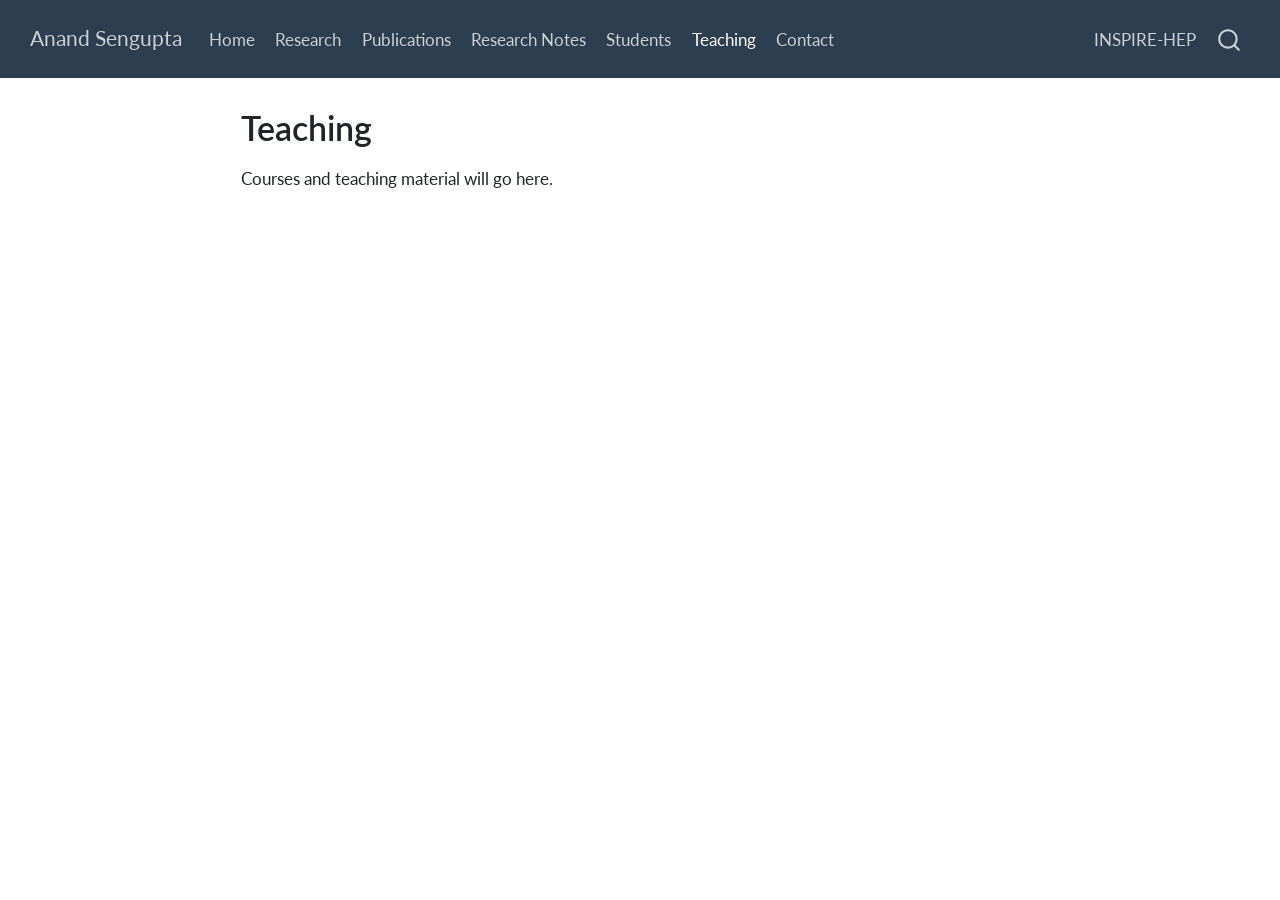
<file: docs/teaching.html>
<!DOCTYPE html>
<html xmlns="http://www.w3.org/1999/xhtml" lang="en" xml:lang="en"><head>

<meta charset="utf-8">
<meta name="generator" content="quarto-1.10.20">

<meta name="viewport" content="width=device-width, initial-scale=1.0, user-scalable=yes">


<title>Teaching – Anand Sengupta</title>
<style>
/* Default styles provided by pandoc.
** See https://pandoc.org/MANUAL.html#variables-for-html for config info.
*/
span.smallcaps{font-variant: small-caps;}
div.columns{display: flex; gap: 1.5em;}
div.column{flex: auto;}
@media screen {
div.columns{gap: min(4vw, 1.5em);}
div.column{overflow-x: auto;}
}
div.hanging-indent{margin-left: 1.5em; text-indent: -1.5em;}
ul.task-list{list-style: none;}
ul.task-list li input[type="checkbox"] {
  width: 0.8em;
  margin: 0 0.8em 0.2em -1em; /* quarto-specific, see https://github.com/quarto-dev/quarto-cli/issues/4556 */ 
  vertical-align: middle;
}
</style>


<script src="site_libs/quarto-nav/quarto-nav.js"></script>
<script src="site_libs/quarto-nav/headroom.min.js"></script>
<script src="site_libs/clipboard/clipboard.min.js"></script>
<script src="site_libs/quarto-search/autocomplete.umd.js"></script>
<script src="site_libs/quarto-search/fuse.min.js"></script>
<script src="site_libs/quarto-search/quarto-search.js"></script>
<meta name="quarto:offset" content="./">
<script src="site_libs/quarto-html/quarto.js" type="module"></script>
<script src="site_libs/quarto-html/tabsets/tabsets.js" type="module"></script>
<script src="site_libs/quarto-html/popper.min.js"></script>
<script src="site_libs/quarto-html/tippy.umd.min.js"></script>
<script src="site_libs/quarto-html/anchor.min.js"></script>
<link href="site_libs/quarto-html/tippy.css" rel="stylesheet">
<link href="site_libs/quarto-html/quarto-syntax-highlighting-17888a1159294d3eb470f19f6f52f5a5.css" rel="stylesheet" id="quarto-text-highlighting-styles">
<script src="site_libs/bootstrap/bootstrap.min.js"></script>
<link href="site_libs/bootstrap/bootstrap-icons.css" rel="stylesheet">
<link href="site_libs/bootstrap/bootstrap-d55ebb04db9ef80d103d4b62178c47ee.min.css" rel="stylesheet" append-hash="true" id="quarto-bootstrap" data-mode="light">
<script id="quarto-search-options" type="application/json">{
  "location": "navbar",
  "copy-button": false,
  "collapse-after": 3,
  "panel-placement": "end",
  "type": "overlay",
  "limit": 50,
  "keyboard-shortcut": [
    "f",
    "/",
    "s"
  ],
  "show-item-context": false,
  "language": {
    "search-no-results-text": "No results",
    "search-matching-documents-text": "matching documents",
    "search-copy-link-title": "Copy link to search",
    "search-hide-matches-text": "Hide additional matches",
    "search-more-match-text": "more match in this document",
    "search-more-matches-text": "more matches in this document",
    "search-clear-button-title": "Clear",
    "search-text-placeholder": "",
    "search-detached-cancel-button-title": "Cancel",
    "search-submit-button-title": "Submit",
    "search-label": "Search"
  }
}</script>


<link rel="stylesheet" href="styles.css">
<link rel="canonical" href="https://asengupta.in/teaching.html">
</head>

<body class="nav-fixed fullcontent quarto-light">

<div id="quarto-search-results"></div>
  <header id="quarto-header" class="headroom fixed-top">
    <nav class="navbar navbar-expand-lg " data-bs-theme="dark">
      <div class="navbar-container container-fluid">
      <div class="navbar-brand-container mx-auto">
    <a class="navbar-brand" href="./index.html">
    <span class="navbar-title">Anand Sengupta</span>
    </a>
  </div>
            <div id="quarto-search" class="" title="Search"></div>
          <button class="navbar-toggler" type="button" data-bs-toggle="collapse" data-bs-target="#navbarCollapse" aria-controls="navbarCollapse" role="menu" aria-expanded="false" aria-label="Toggle navigation" onclick="if (window.quartoToggleHeadroom) { window.quartoToggleHeadroom(); }">
  <span class="navbar-toggler-icon"></span>
</button>
          <div class="collapse navbar-collapse" id="navbarCollapse">
            <ul class="navbar-nav navbar-nav-scroll me-auto">
  <li class="nav-item">
    <a class="nav-link" href="./index.html"> 
<span class="menu-text">Home</span></a>
  </li>  
  <li class="nav-item">
    <a class="nav-link" href="./research.html"> 
<span class="menu-text">Research</span></a>
  </li>  
  <li class="nav-item">
    <a class="nav-link" href="./publications.html"> 
<span class="menu-text">Publications</span></a>
  </li>  
  <li class="nav-item">
    <a class="nav-link" href="./posts/indigo-d/index.html"> 
<span class="menu-text">Research Notes</span></a>
  </li>  
  <li class="nav-item">
    <a class="nav-link" href="./students.html"> 
<span class="menu-text">Students</span></a>
  </li>  
  <li class="nav-item">
    <a class="nav-link active" href="./teaching.html" aria-current="page"> 
<span class="menu-text">Teaching</span></a>
  </li>  
  <li class="nav-item">
    <a class="nav-link" href="./contact.html"> 
<span class="menu-text">Contact</span></a>
  </li>  
</ul>
            <ul class="navbar-nav navbar-nav-scroll ms-auto">
  <li class="nav-item">
    <a class="nav-link" href="https://inspirehep.net/authors/1040066"> 
<span class="menu-text">INSPIRE-HEP</span></a>
  </li>  
</ul>
          </div> <!-- /navcollapse -->
            <div class="quarto-navbar-tools">
</div>
      </div> <!-- /container-fluid -->
    </nav>
</header>
<!-- content -->
<div id="quarto-content" class="quarto-container page-columns page-rows-contents page-layout-article page-navbar">
<!-- sidebar -->
<!-- margin-sidebar -->
    
<!-- main -->
<main class="content" id="quarto-document-content">

<header id="title-block-header" class="quarto-title-block default">
<div class="quarto-title">
<h1 class="title">Teaching</h1>
</div>



<div class="quarto-title-meta">

    
  
    
  </div>
  


</header>


<p>Courses and teaching material will go here.</p>



</main> <!-- /main -->
<script id="quarto-html-after-body" type="application/javascript">
  window.document.addEventListener("DOMContentLoaded", function (event) {
    const icon = "";
    const anchorJS = new window.AnchorJS();
    anchorJS.options = {
      placement: 'right',
      icon: icon
    };
    anchorJS.add('.anchored');
    const isCodeAnnotation = (el) => {
      for (const clz of el.classList) {
        if (clz.startsWith('code-annotation-')) {                     
          return true;
        }
      }
      return false;
    }
    const onCopySuccess = function(e) {
      // button target
      const button = e.trigger;
      // don't keep focus
      button.blur();
      // flash "checked"
      button.classList.add('code-copy-button-checked');
      var currentTitle = button.getAttribute("title");
      button.setAttribute("title", "Copied!");
      let tooltip;
      if (window.bootstrap) {
        button.setAttribute("data-bs-toggle", "tooltip");
        button.setAttribute("data-bs-placement", "left");
        button.setAttribute("data-bs-title", "Copied!");
        tooltip = new bootstrap.Tooltip(button, 
          { trigger: "manual", 
            customClass: "code-copy-button-tooltip",
            offset: [0, -8]});
        tooltip.show();    
      }
      setTimeout(function() {
        if (tooltip) {
          tooltip.hide();
          button.removeAttribute("data-bs-title");
          button.removeAttribute("data-bs-toggle");
          button.removeAttribute("data-bs-placement");
        }
        button.setAttribute("title", currentTitle);
        button.classList.remove('code-copy-button-checked');
      }, 1000);
      // clear code selection
      e.clearSelection();
    }
    const getTextToCopy = function(trigger) {
      const outerScaffold = trigger.parentElement.cloneNode(true);
      const codeEl = outerScaffold.querySelector('code');
      for (const childEl of codeEl.children) {
        if (isCodeAnnotation(childEl)) {
          childEl.remove();
        }
      }
      return codeEl.innerText;
    }
    const clipboard = new window.ClipboardJS('.code-copy-button:not([data-in-quarto-modal])', {
      text: getTextToCopy
    });
    clipboard.on('success', onCopySuccess);
    if (window.document.getElementById('quarto-embedded-source-code-modal')) {
      const clipboardModal = new window.ClipboardJS('.code-copy-button[data-in-quarto-modal]', {
        text: getTextToCopy,
        container: window.document.getElementById('quarto-embedded-source-code-modal')
      });
      clipboardModal.on('success', onCopySuccess);
    }
      var localhostRegex = new RegExp(/^(?:http|https):\/\/localhost\:?[0-9]*\//);
      var mailtoRegex = new RegExp(/^mailto:/);
        var filterRegex = new RegExp("https:\/\/asengupta\.in");
      var isInternal = (href) => {
          return filterRegex.test(href) || localhostRegex.test(href) || mailtoRegex.test(href);
      }
      // Inspect non-navigation links and adorn them if external
     var links = window.document.querySelectorAll('a[href]:not(.nav-link):not(.navbar-brand):not(.toc-action):not(.sidebar-link):not(.sidebar-item-toggle):not(.pagination-link):not(.no-external):not([aria-hidden]):not(.dropdown-item):not(.quarto-navigation-tool):not(.about-link)');
      for (var i=0; i<links.length; i++) {
        const link = links[i];
        if (!isInternal(link.href)) {
          // undo the damage that might have been done by quarto-nav.js in the case of
          // links that we want to consider external
          if (link.dataset.originalHref !== undefined) {
            link.href = link.dataset.originalHref;
          }
        }
      }
    function tippyHover(el, contentFn, onTriggerFn, onUntriggerFn) {
      const config = {
        allowHTML: true,
        maxWidth: 500,
        delay: 100,
        arrow: false,
        appendTo: function(el) {
            return el.parentElement;
        },
        interactive: true,
        interactiveBorder: 10,
        theme: 'quarto',
        placement: 'bottom-start',
      };
      if (contentFn) {
        config.content = contentFn;
      }
      if (onTriggerFn) {
        config.onTrigger = onTriggerFn;
      }
      if (onUntriggerFn) {
        config.onUntrigger = onUntriggerFn;
      }
      window.tippy(el, config); 
    }
    const noterefs = window.document.querySelectorAll('a[role="doc-noteref"]');
    for (var i=0; i<noterefs.length; i++) {
      const ref = noterefs[i];
      tippyHover(ref, function() {
        // use id or data attribute instead here
        let href = ref.getAttribute('data-footnote-href') || ref.getAttribute('href');
        try { href = new URL(href).hash; } catch {}
        const id = href.replace(/^#\/?/, "");
        const note = window.document.getElementById(id);
        if (note) {
          return note.innerHTML;
        } else {
          return "";
        }
      });
    }
    const xrefs = window.document.querySelectorAll('a.quarto-xref');
    const processXRef = (id, note) => {
      // Strip column container classes
      const stripColumnClz = (el) => {
        el.classList.remove("page-full", "page-columns");
        if (el.children) {
          for (const child of el.children) {
            stripColumnClz(child);
          }
        }
      }
      stripColumnClz(note)
      if (id === null || id.startsWith('sec-')) {
        // Special case sections, only their first couple elements
        const container = document.createElement("div");
        if (note.children && note.children.length > 2) {
          container.appendChild(note.children[0].cloneNode(true));
          for (let i = 1; i < note.children.length; i++) {
            const child = note.children[i];
            if (child.tagName === "P" && child.innerText === "") {
              continue;
            } else {
              container.appendChild(child.cloneNode(true));
              break;
            }
          }
          if (window.Quarto?.typesetMath) {
            window.Quarto.typesetMath(container);
          }
          return container.innerHTML
        } else {
          if (window.Quarto?.typesetMath) {
            window.Quarto.typesetMath(note);
          }
          return note.innerHTML;
        }
      } else {
        // Remove any anchor links if they are present
        const anchorLink = note.querySelector('a.anchorjs-link');
        if (anchorLink) {
          anchorLink.remove();
        }
        if (window.Quarto?.typesetMath) {
          window.Quarto.typesetMath(note);
        }
        if (note.classList.contains("callout")) {
          return note.outerHTML;
        } else {
          return note.innerHTML;
        }
      }
    }
    for (var i=0; i<xrefs.length; i++) {
      const xref = xrefs[i];
      tippyHover(xref, undefined, function(instance) {
        instance.disable();
        let url = xref.getAttribute('href');
        let hash = undefined; 
        if (url.startsWith('#')) {
          hash = url;
        } else {
          try { hash = new URL(url).hash; } catch {}
        }
        if (hash) {
          const id = hash.replace(/^#\/?/, "");
          const note = window.document.getElementById(id);
          if (note !== null) {
            try {
              const html = processXRef(id, note.cloneNode(true));
              instance.setContent(html);
            } finally {
              instance.enable();
              instance.show();
            }
          } else {
            // See if we can fetch this
            fetch(url.split('#')[0])
            .then(res => res.text())
            .then(html => {
              const parser = new DOMParser();
              const htmlDoc = parser.parseFromString(html, "text/html");
              const note = htmlDoc.getElementById(id);
              if (note !== null) {
                const html = processXRef(id, note);
                instance.setContent(html);
              } 
            }).finally(() => {
              instance.enable();
              instance.show();
            });
          }
        } else {
          // See if we can fetch a full url (with no hash to target)
          // This is a special case and we should probably do some content thinning / targeting
          fetch(url)
          .then(res => res.text())
          .then(html => {
            const parser = new DOMParser();
            const htmlDoc = parser.parseFromString(html, "text/html");
            const note = htmlDoc.querySelector('main.content');
            if (note !== null) {
              // This should only happen for chapter cross references
              // (since there is no id in the URL)
              // remove the first header
              if (note.children.length > 0 && note.children[0].tagName === "HEADER") {
                note.children[0].remove();
              }
              const html = processXRef(null, note);
              instance.setContent(html);
            } 
          }).finally(() => {
            instance.enable();
            instance.show();
          });
        }
      }, function(instance) {
      });
    }
        let selectedAnnoteEl;
        const selectorForAnnotation = ( cell, annotation) => {
          let cellAttr = 'data-code-cell="' + cell + '"';
          let lineAttr = 'data-code-annotation="' +  annotation + '"';
          const selector = 'span[' + cellAttr + '][' + lineAttr + ']';
          return selector;
        }
        const selectCodeLines = (annoteEl) => {
          const doc = window.document;
          const targetCell = annoteEl.getAttribute("data-target-cell");
          const targetAnnotation = annoteEl.getAttribute("data-target-annotation");
          const annoteSpan = window.document.querySelector(selectorForAnnotation(targetCell, targetAnnotation));
          const lines = annoteSpan.getAttribute("data-code-lines").split(",");
          const lineIds = lines.map((line) => {
            return targetCell + "-" + line;
          })
          let top = null;
          let height = null;
          let parent = null;
          if (lineIds.length > 0) {
              //compute the position of the single el (top and bottom and make a div)
              const el = window.document.getElementById(lineIds[0]);
              top = el.offsetTop;
              height = el.offsetHeight;
              parent = el.parentElement.parentElement;
            if (lineIds.length > 1) {
              const lastEl = window.document.getElementById(lineIds[lineIds.length - 1]);
              const bottom = lastEl.offsetTop + lastEl.offsetHeight;
              height = bottom - top;
            }
            if (top !== null && height !== null && parent !== null) {
              // cook up a div (if necessary) and position it 
              let div = window.document.getElementById("code-annotation-line-highlight");
              if (div === null) {
                div = window.document.createElement("div");
                div.setAttribute("id", "code-annotation-line-highlight");
                div.style.position = 'absolute';
                parent.appendChild(div);
              }
              div.style.top = top - 2 + "px";
              div.style.height = height + 4 + "px";
              div.style.left = 0;
              let gutterDiv = window.document.getElementById("code-annotation-line-highlight-gutter");
              if (gutterDiv === null) {
                gutterDiv = window.document.createElement("div");
                gutterDiv.setAttribute("id", "code-annotation-line-highlight-gutter");
                gutterDiv.style.position = 'absolute';
                const codeCell = window.document.getElementById(targetCell);
                const gutter = codeCell.querySelector('.code-annotation-gutter');
                gutter.appendChild(gutterDiv);
              }
              gutterDiv.style.top = top - 2 + "px";
              gutterDiv.style.height = height + 4 + "px";
            }
            selectedAnnoteEl = annoteEl;
          }
        };
        const unselectCodeLines = () => {
          const elementsIds = ["code-annotation-line-highlight", "code-annotation-line-highlight-gutter"];
          elementsIds.forEach((elId) => {
            const div = window.document.getElementById(elId);
            if (div) {
              div.remove();
            }
          });
          selectedAnnoteEl = undefined;
        };
          // Handle positioning of the toggle
      window.addEventListener(
        "resize",
        throttle(() => {
          elRect = undefined;
          if (selectedAnnoteEl) {
            selectCodeLines(selectedAnnoteEl);
          }
        }, 10)
      );
      function throttle(fn, ms) {
      let throttle = false;
      let timer;
        return (...args) => {
          if(!throttle) { // first call gets through
              fn.apply(this, args);
              throttle = true;
          } else { // all the others get throttled
              if(timer) clearTimeout(timer); // cancel #2
              timer = setTimeout(() => {
                fn.apply(this, args);
                timer = throttle = false;
              }, ms);
          }
        };
      }
        // Attach click handler to the DT
        const annoteDls = window.document.querySelectorAll('dt[data-target-cell]');
        for (const annoteDlNode of annoteDls) {
          annoteDlNode.addEventListener('click', (event) => {
            const clickedEl = event.target;
            if (clickedEl !== selectedAnnoteEl) {
              unselectCodeLines();
              const activeEl = window.document.querySelector('dt[data-target-cell].code-annotation-active');
              if (activeEl) {
                activeEl.classList.remove('code-annotation-active');
              }
              selectCodeLines(clickedEl);
              clickedEl.classList.add('code-annotation-active');
            } else {
              // Unselect the line
              unselectCodeLines();
              clickedEl.classList.remove('code-annotation-active');
            }
          });
        }
    const findCites = (el) => {
      const parentEl = el.parentElement;
      if (parentEl) {
        const cites = parentEl.dataset.cites;
        if (cites) {
          return {
            el,
            cites: cites.split(' ')
          };
        } else {
          return findCites(el.parentElement)
        }
      } else {
        return undefined;
      }
    };
    var bibliorefs = window.document.querySelectorAll('a[role="doc-biblioref"]');
    for (var i=0; i<bibliorefs.length; i++) {
      const ref = bibliorefs[i];
      const citeInfo = findCites(ref);
      if (citeInfo) {
        tippyHover(citeInfo.el, function() {
          var popup = window.document.createElement('div');
          citeInfo.cites.forEach(function(cite) {
            var citeDiv = window.document.createElement('div');
            citeDiv.classList.add('hanging-indent');
            citeDiv.classList.add('csl-entry');
            var biblioDiv = window.document.getElementById('ref-' + cite);
            if (biblioDiv) {
              citeDiv.innerHTML = biblioDiv.innerHTML;
            }
            popup.appendChild(citeDiv);
          });
          return popup.innerHTML;
        });
      }
    }
  });
  </script>
</div> <!-- /content -->




</body></html>
</file>
<file: docs/site_libs/quarto-html/tippy.css>
.tippy-box[data-animation=fade][data-state=hidden]{opacity:0}[data-tippy-root]{max-width:calc(100vw - 10px)}.tippy-box{position:relative;background-color:#333;color:#fff;border-radius:4px;font-size:14px;line-height:1.4;white-space:normal;outline:0;transition-property:transform,visibility,opacity}.tippy-box[data-placement^=top]>.tippy-arrow{bottom:0}.tippy-box[data-placement^=top]>.tippy-arrow:before{bottom:-7px;left:0;border-width:8px 8px 0;border-top-color:initial;transform-origin:center top}.tippy-box[data-placement^=bottom]>.tippy-arrow{top:0}.tippy-box[data-placement^=bottom]>.tippy-arrow:before{top:-7px;left:0;border-width:0 8px 8px;border-bottom-color:initial;transform-origin:center bottom}.tippy-box[data-placement^=left]>.tippy-arrow{right:0}.tippy-box[data-placement^=left]>.tippy-arrow:before{border-width:8px 0 8px 8px;border-left-color:initial;right:-7px;transform-origin:center left}.tippy-box[data-placement^=right]>.tippy-arrow{left:0}.tippy-box[data-placement^=right]>.tippy-arrow:before{left:-7px;border-width:8px 8px 8px 0;border-right-color:initial;transform-origin:center right}.tippy-box[data-inertia][data-state=visible]{transition-timing-function:cubic-bezier(.54,1.5,.38,1.11)}.tippy-arrow{width:16px;height:16px;color:#333}.tippy-arrow:before{content:"";position:absolute;border-color:transparent;border-style:solid}.tippy-content{position:relative;padding:5px 9px;z-index:1}
</file>
<file: docs/site_libs/quarto-html/quarto-syntax-highlighting-17888a1159294d3eb470f19f6f52f5a5.css>
/* quarto syntax highlight colors */
:root {
  --quarto-hl-ot-color: #003B4F;
  --quarto-hl-at-color: #657422;
  --quarto-hl-ss-color: #20794D;
  --quarto-hl-an-color: #5E5E5E;
  --quarto-hl-fu-color: #4758AB;
  --quarto-hl-st-color: #20794D;
  --quarto-hl-cf-color: #003B4F;
  --quarto-hl-op-color: #5E5E5E;
  --quarto-hl-er-color: #AD0000;
  --quarto-hl-bn-color: #AD0000;
  --quarto-hl-al-color: #AD0000;
  --quarto-hl-va-color: #111111;
  --quarto-hl-bu-color: inherit;
  --quarto-hl-ex-color: inherit;
  --quarto-hl-pp-color: #AD0000;
  --quarto-hl-in-color: #5E5E5E;
  --quarto-hl-vs-color: #20794D;
  --quarto-hl-wa-color: #5E5E5E;
  --quarto-hl-do-color: #5E5E5E;
  --quarto-hl-im-color: #00769E;
  --quarto-hl-ch-color: #20794D;
  --quarto-hl-dt-color: #AD0000;
  --quarto-hl-fl-color: #AD0000;
  --quarto-hl-co-color: #5E5E5E;
  --quarto-hl-cv-color: #5E5E5E;
  --quarto-hl-cn-color: #8f5902;
  --quarto-hl-sc-color: #5E5E5E;
  --quarto-hl-dv-color: #AD0000;
  --quarto-hl-kw-color: #003B4F;
}

/* other quarto variables */
:root {
  --quarto-font-monospace: SFMono-Regular, Menlo, Monaco, Consolas, "Liberation Mono", "Courier New", monospace;
}

/* syntax highlight based on Pandoc's rules */
pre > code.sourceCode > span {
  color: #003B4F;
}

code.sourceCode > span {
  color: #003B4F;
}

div.sourceCode,
div.sourceCode pre.sourceCode {
  color: #003B4F;
}

/* Normal */
code span {
  color: #003B4F;
}

/* Alert */
code span.al {
  color: #AD0000;
  font-style: inherit;
}

/* Annotation */
code span.an {
  color: #5E5E5E;
  font-style: inherit;
}

/* Attribute */
code span.at {
  color: #657422;
  font-style: inherit;
}

/* BaseN */
code span.bn {
  color: #AD0000;
  font-style: inherit;
}

/* BuiltIn */
code span.bu {
  font-style: inherit;
}

/* ControlFlow */
code span.cf {
  color: #003B4F;
  font-weight: bold;
  font-style: inherit;
}

/* Char */
code span.ch {
  color: #20794D;
  font-style: inherit;
}

/* Constant */
code span.cn {
  color: #8f5902;
  font-style: inherit;
}

/* Comment */
code span.co {
  color: #5E5E5E;
  font-style: inherit;
}

/* CommentVar */
code span.cv {
  color: #5E5E5E;
  font-style: italic;
}

/* Documentation */
code span.do {
  color: #5E5E5E;
  font-style: italic;
}

/* DataType */
code span.dt {
  color: #AD0000;
  font-style: inherit;
}

/* DecVal */
code span.dv {
  color: #AD0000;
  font-style: inherit;
}

/* Error */
code span.er {
  color: #AD0000;
  font-style: inherit;
}

/* Extension */
code span.ex {
  font-style: inherit;
}

/* Float */
code span.fl {
  color: #AD0000;
  font-style: inherit;
}

/* Function */
code span.fu {
  color: #4758AB;
  font-style: inherit;
}

/* Import */
code span.im {
  color: #00769E;
  font-style: inherit;
}

/* Information */
code span.in {
  color: #5E5E5E;
  font-style: inherit;
}

/* Keyword */
code span.kw {
  color: #003B4F;
  font-weight: bold;
  font-style: inherit;
}

/* Operator */
code span.op {
  color: #5E5E5E;
  font-style: inherit;
}

/* Other */
code span.ot {
  color: #003B4F;
  font-style: inherit;
}

/* Preprocessor */
code span.pp {
  color: #AD0000;
  font-style: inherit;
}

/* SpecialChar */
code span.sc {
  color: #5E5E5E;
  font-style: inherit;
}

/* SpecialString */
code span.ss {
  color: #20794D;
  font-style: inherit;
}

/* String */
code span.st {
  color: #20794D;
  font-style: inherit;
}

/* Variable */
code span.va {
  color: #111111;
  font-style: inherit;
}

/* VerbatimString */
code span.vs {
  color: #20794D;
  font-style: inherit;
}

/* Warning */
code span.wa {
  color: #5E5E5E;
  font-style: italic;
}

.prevent-inlining {
  content: "</";
}

/*# sourceMappingURL=fadfc755eec066e9e3d699cf819c3e33.css.map */
</file>
<file: docs/styles.css>
.student-layout {
  display: grid;
  grid-template-columns: 220px minmax(0, 1fr);
  gap: 3rem;
  align-items: start;
}

.student-sidebar {
  position: sticky;
  top: 5.5rem;
  padding-right: 1.5rem;
  border-right: 1px solid #dee2e6;
  font-size: 0.95rem;
}

.student-sidebar h3 {
  margin-top: 0;
  margin-bottom: 0.6rem;
  font-size: 1rem;
}

.student-sidebar h4 {
  margin-top: 1.5rem;
  margin-bottom: 0.4rem;
  font-size: 0.9rem;
  color: #6c757d;
  text-transform: uppercase;
  letter-spacing: 0.03em;
}

.student-sidebar a {
  display: block;
  margin: 0.35rem 0;
  text-decoration: none;
}

.student-sidebar .profile-link {
  font-size: 0.78rem;
  color: #6c757d;
  margin-top: -0.25rem;
  margin-bottom: 0.55rem;
}

.student-entry {
  scroll-margin-top: 6rem;
  margin-bottom: 2.5rem;
}

.student-entry h3 {
  margin-bottom: 0.2rem;
}

@media (max-width: 768px) {
  .student-layout {
    display: block;
  }

  .student-sidebar {
    position: static;
    border-right: none;
    border-bottom: 1px solid #dee2e6;
    padding-right: 0;
    padding-bottom: 1rem;
    margin-bottom: 2rem;
  }
}

/* Research Notes front page */

.notes-layout {
  display: grid;
  grid-template-columns: 240px minmax(0, 1fr);
  gap: 3rem;
  align-items: start;
}

.notes-sidebar {
  position: sticky;
  top: 5.5rem;
  padding-right: 1.5rem;
  border-right: 1px solid #dee2e6;
}

.notes-sidebar h3 {
  margin-top: 0;
  margin-bottom: 1rem;
  font-size: 1rem;
  color: #6c757d;
  text-transform: uppercase;
  letter-spacing: 0.04em;
}

.notes-sidebar a {
  display: block;
  margin-bottom: 1rem;
  line-height: 1.35;
  text-decoration: none;
}

.notes-main {
  max-width: 850px;
}

.featured-note img {
  width: 100%;
  max-width: 850px;
  margin-bottom: 1rem;
}

.featured-note h3 {
  margin-top: 0.4rem;
  font-size: 1.6rem;
}

.featured-note > p:last-child a {
  font-weight: 500;
  text-decoration: none;
}

@media (max-width: 768px) {
  .notes-layout {
    display: block;
  }

  .notes-sidebar {
    position: static;
    border-right: none;
    border-bottom: 1px solid #dee2e6;
    padding-right: 0;
    padding-bottom: 1rem;
    margin-bottom: 2rem;
  }
}

/* Research Notes front page */

.notes-layout {
  display: grid;
  grid-template-columns: 240px minmax(0, 1fr);
  gap: 3rem;
  align-items: start;
}

.notes-sidebar {
  position: sticky;
  top: 5.5rem;
  padding-right: 1.5rem;
  border-right: 1px solid #dee2e6;
}

.notes-sidebar h3 {
  margin-top: 0;
  margin-bottom: 1rem;
  font-size: 1rem;
  color: #6c757d;
  text-transform: uppercase;
  letter-spacing: 0.04em;
}

.notes-sidebar a {
  display: block;
  margin-bottom: 1rem;
  line-height: 1.35;
  text-decoration: none;
}

.notes-main {
  max-width: 850px;
}

.featured-note img {
  width: 100%;
  max-width: 850px;
  margin-bottom: 1rem;
}

.featured-note h3 {
  margin-top: 0.4rem;
  font-size: 1.6rem;
}

.featured-note > p:last-child a {
  font-weight: 500;
  text-decoration: none;
}

@media (max-width: 768px) {
  .notes-layout {
    display: block;
  }

  .notes-sidebar {
    position: static;
    border-right: none;
    border-bottom: 1px solid #dee2e6;
    padding-right: 0;
    padding-bottom: 1rem;
    margin-bottom: 2rem;
  }
}

/* Homepage profile rail */

.home-layout {
  display: grid;
  grid-template-columns: 220px minmax(0, 1fr);
  gap: 3.5rem;
  align-items: start;
}

.home-sidebar {
  position: sticky;
  top: 5.5rem;
  padding-right: 1.5rem;
  border-right: 1px solid #dee2e6;
  font-size: 0.92rem;
  line-height: 1.45;
}

.home-sidebar h3 {
  margin-top: 1.6rem;
  margin-bottom: 0.55rem;
  font-size: 0.82rem;
  font-weight: 600;
  color: #6c757d;
  text-transform: uppercase;
  letter-spacing: 0.05em;
}

.home-sidebar h3:first-child {
  margin-top: 0;
}

.home-sidebar a {
  text-decoration: none;
}

.home-sidebar p {
  margin-bottom: 0.7rem;
}

.home-main {
  max-width: 900px;
}

@media (max-width: 768px) {
  .home-layout {
    display: block;
  }

  .home-sidebar {
    position: static;
    border-right: none;
    border-bottom: 1px solid #dee2e6;
    padding-right: 0;
    padding-bottom: 1.2rem;
    margin-bottom: 2rem;
  }
}

/* Make Research Notes sidebar entries visibly clickable */

#quarto-sidebar .sidebar-item a,
#quarto-sidebar .sidebar-item-text {
  color: var(--bs-link-color);
  text-decoration: none;
}

#quarto-sidebar .sidebar-item a:hover,
#quarto-sidebar .sidebar-item-text:hover {
  color: var(--bs-link-hover-color);
  text-decoration: underline;
}

#quarto-sidebar .sidebar-item a.active {
  font-weight: 600;
}

/* Research-note summary under the page title */

.quarto-title-block .description {
  color: #b22222;
  font-style: italic;
}

/* Final homepage profile-photo styling */
.home-sidebar img.profile-photo {
  display: block;
  width: 180px;
  height: 180px;
  object-fit: cover;
  border-radius: 18px !important;
  margin: 0 auto 2.2rem auto !important;
}

/* Publications page */

.publication-layout {
  display: grid;
  grid-template-columns: 220px minmax(0, 1fr);
  gap: 3rem;
  align-items: start;
}

.publication-sidebar {
  position: sticky;
  top: 5.5rem;
  padding-right: 1.5rem;
  border-right: 1px solid #dee2e6;
  font-size: 0.92rem;
}

.publication-sidebar h3 {
  margin-top: 0;
  margin-bottom: 0.8rem;
  font-size: 0.85rem;
  color: #6c757d;
  text-transform: uppercase;
  letter-spacing: 0.05em;
}

.publication-sidebar a {
  display: block;
  margin-bottom: 0.75rem;
  color: var(--bs-link-color);
  text-decoration: none;
}

.publication-sidebar a:hover {
  color: var(--bs-link-hover-color);
  text-decoration: underline;
}

.publication-main {
  max-width: 900px;
}

@media (max-width: 768px) {
  .publication-layout {
    display: block;
  }

  .publication-sidebar {
    position: static;
    border-right: none;
    border-bottom: 1px solid #dee2e6;
    padding-right: 0;
    padding-bottom: 1rem;
    margin-bottom: 2rem;
  }
}


/* Student profile photographs */

.student-photo {
  width: 150px;
  height: 150px;
  max-width: 150px;
  border-radius: 50%;
  object-fit: cover;
  object-position: center;
  float: right;
  margin: 0 0 1rem 1.25rem;
  display: block;
}
.student-photo img {
  width: 150px;
  height: 150px;
  max-width: 150px;
  border-radius: 50%;
  object-fit: cover;
  object-position: center;
  display: block;
}

@media (max-width: 768px) {
  .student-photo,
  .student-photo img {
    float: none;
    margin: 0 0 1rem 0;
  }
}


.student-photo-soumen img {
  object-position: center 28%;
}

/* Soumen: bias circular crop upward to keep the full head visible */
img.student-photo-soumen,
.student-photo-soumen img {
  object-position: 50% 18% !important;
}

/* Research-page theme icons */
.research-icon {
  display: inline-block;
  width: 1.2em;
  margin-right: 0.35rem;
  font-size: 0.86em;
  color: #6c757d;
  opacity: 0.8;
  vertical-align: 0.04em;
}

/* Research-page figure layout */
.research-theme {
  display: grid;
  grid-template-columns: minmax(0, 1.35fr) minmax(280px, 0.9fr);
  gap: 2.4rem;
  align-items: center;
  margin: 0.8rem 0 3.1rem 0;
}

.research-theme-reverse {
  grid-template-columns: minmax(280px, 0.9fr) minmax(0, 1.35fr);
}

.research-theme-reverse .research-figure {
  grid-column: 1;
  grid-row: 1;
}

.research-theme-reverse .research-copy {
  grid-column: 2;
  grid-row: 1;
}

.research-figure {
  text-align: center;
}

.research-figure img {
  display: block;
  width: 100%;
  max-height: 330px;
  object-fit: contain;
  margin: 0 auto;
}

.research-caption {
  display: block;
  margin-top: 0.45rem;
  font-size: 0.80rem;
  line-height: 1.35;
  color: #6c757d;
}

@media (max-width: 768px) {
  .research-theme,
  .research-theme-reverse {
    display: block;
    margin-bottom: 2.5rem;
  }

  .research-figure {
    margin-top: 1.2rem;
  }

  .research-figure img {
    max-height: none;
  }
}
</file>
